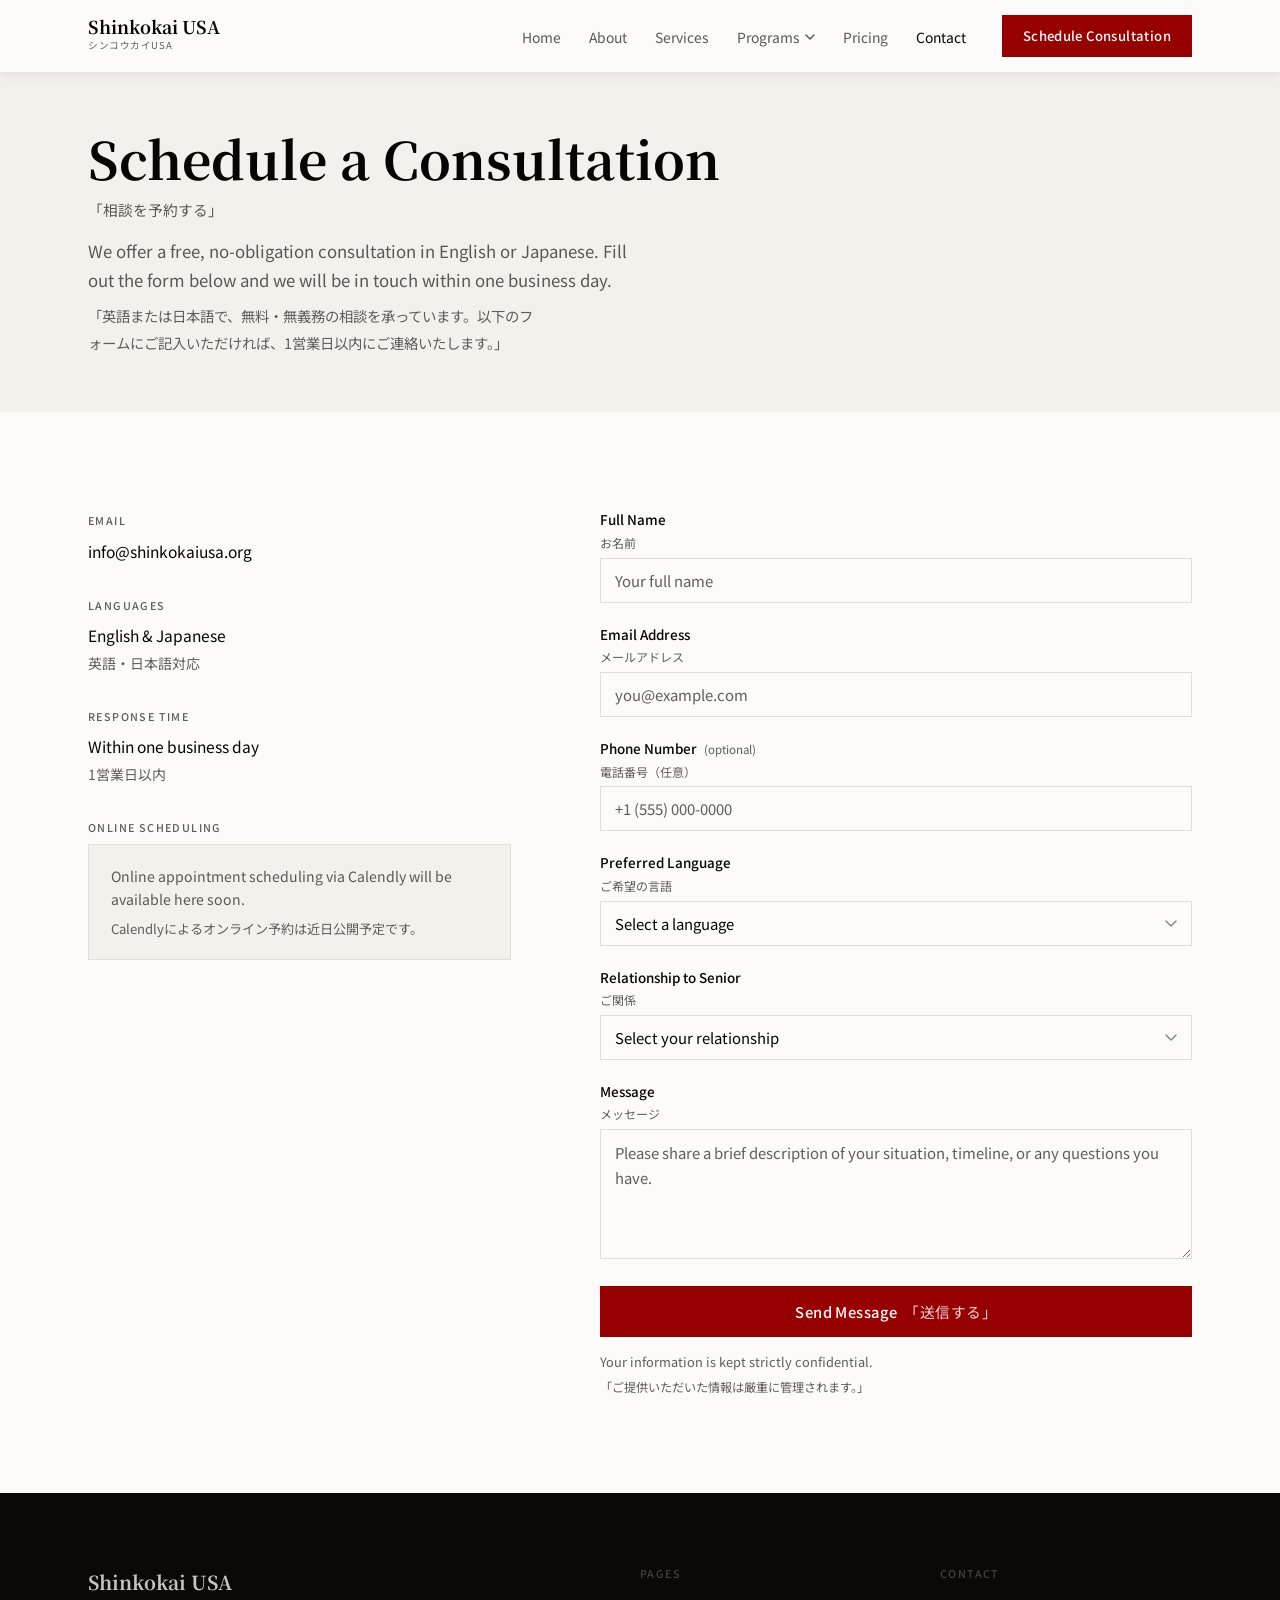
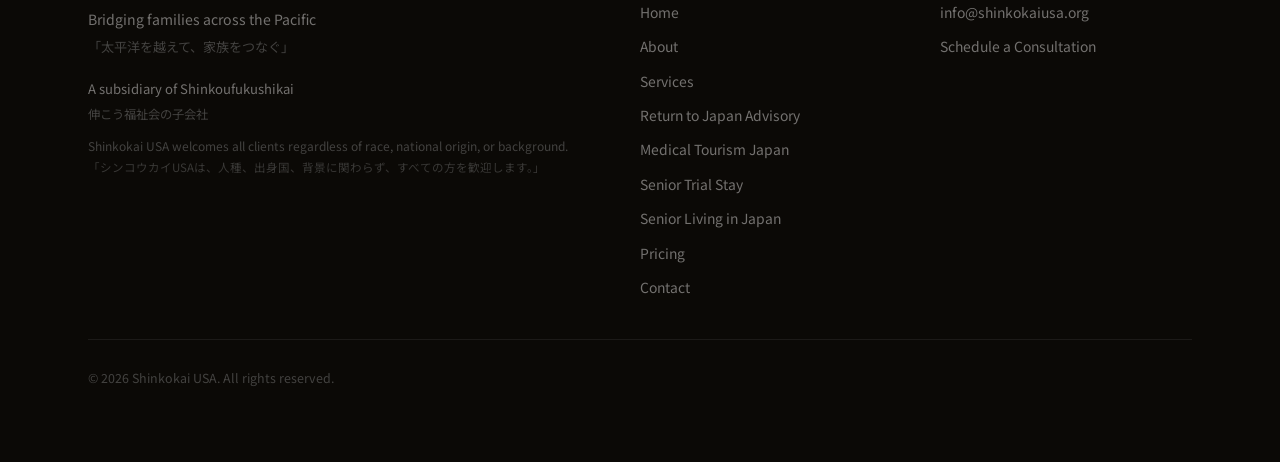
<file: contact.html>
<!DOCTYPE html>
<html lang="en">
<head>
  <meta charset="UTF-8">
  <meta name="viewport" content="width=device-width, initial-scale=1.0">
  <title>Schedule a Consultation | Shinkokai USA</title>
  <meta name="description" content="Schedule a free, no-obligation consultation with Shinkokai USA in English or Japanese. We'll respond within one business day.">
  <!-- Open Graph. og:image asset is PENDING: add images/og-image.png (see images/README.md).
       Switch og:image to an absolute URL once the shinkokaiusa.org domain is connected. -->
  <meta property="og:type" content="website">
  <meta property="og:title" content="Schedule a Consultation | Shinkokai USA">
  <meta property="og:description" content="Schedule a free, no-obligation consultation with Shinkokai USA in English or Japanese. We'll respond within one business day.">
  <meta property="og:locale" content="en_US">
  <meta property="og:locale:alternate" content="ja_JP">
  <meta property="og:image" content="images/og-image.png">
  <!-- Icons: assets PENDING (images/favicon.svg, images/apple-touch-icon.png). -->
  <link rel="icon" href="images/favicon.svg" type="image/svg+xml">
  <link rel="apple-touch-icon" href="images/apple-touch-icon.png">
  <link rel="preconnect" href="https://fonts.googleapis.com">
  <link rel="preconnect" href="https://fonts.gstatic.com" crossorigin>
  <link href="https://fonts.googleapis.com/css2?family=Noto+Sans+JP:wght@400;500;700&family=Noto+Serif+JP:wght@400;500;700&display=swap" rel="stylesheet">
  <link rel="stylesheet" href="css/style.css">
</head>
<body>
  <a class="skip-link" href="#main">Skip to main content <span lang="ja">（本文へ移動）</span></a>

  <!-- Navigation -->
  <header class="site-header has-bg" id="site-header" role="banner">
    <nav class="nav" aria-label="Main navigation">
      <div class="nav__inner container">
        <a href="index.html" class="nav__logo" aria-label="Shinkokai USA home">
          <span class="nav__logo-en">Shinkokai USA</span>
          <span class="nav__logo-ja" lang="ja">シンコウカイUSA</span>
        </a>
        <button
          class="nav__hamburger"
          id="nav-hamburger"
          aria-expanded="false"
          aria-controls="nav-menu"
          aria-label="Open navigation menu"
        >
          <span></span>
          <span></span>
          <span></span>
        </button>
        <div class="nav__menu" id="nav-menu">
          <ul class="nav__links" role="list">
            <li><a href="index.html">Home</a></li>
            <li><a href="about.html">About</a></li>
            <li><a href="services.html">Services</a></li>
            <li class="nav__item nav__item--has-dropdown">
              <button class="nav__dropdown-trigger" aria-expanded="false" aria-haspopup="true">
                Programs
                <svg class="nav__chevron" width="10" height="6" viewBox="0 0 10 6" aria-hidden="true" focusable="false"><polyline points="1,1 5,5 9,1" fill="none" stroke="currentColor" stroke-width="1.5" stroke-linecap="round" stroke-linejoin="round"/></svg>
              </button>
              <div class="nav__dropdown">
                <a href="return-to-japan.html">Return to Japan Advisory</a>
                <a href="medical-tourism.html">Medical Tourism Japan</a>
                <a href="trial-stay.html">Senior Trial Stay</a>
                <a href="senior-living.html">Senior Living in Japan</a>
              </div>
            </li>
            <li><a href="pricing.html">Pricing</a></li>
            <li><a href="contact.html">Contact</a></li>
          </ul>
          <a href="contact.html" class="btn btn--primary nav__cta">Schedule Consultation</a>
        </div>
        <div class="nav__backdrop" id="nav-backdrop" aria-hidden="true"></div>
      </div>
    </nav>
  </header>

  <main id="main" tabindex="-1">

    <!-- Page Banner -->
    <section class="page-banner reveal" aria-label="Schedule a consultation">
      <div class="container">
        <h1>Schedule a Consultation</h1>
        <p class="lang-ja" lang="ja">「相談を予約する」</p>
        <p class="page-banner__sub">We offer a free, no-obligation consultation in English or Japanese. Fill out the form below and we will be in touch within one business day.</p>
        <p class="page-banner__sub-ja" lang="ja">「英語または日本語で、無料・無義務の相談を承っています。以下のフォームにご記入いただければ、1営業日以内にご連絡いたします。」</p>
      </div>
    </section>

    <!-- Contact Section -->
    <section class="contact-main reveal" aria-label="Contact form and information">
      <div class="container">
        <div class="contact-main__inner">

          <!-- Left: Contact Info -->
          <aside class="contact-info" aria-label="Contact information">

            <div class="contact-info__item">
              <p class="contact-info__meta-label">Email</p>
              <a href="mailto:info@shinkokaiusa.org" class="contact-info__value">info@shinkokaiusa.org</a>
            </div>

            <div class="contact-info__item">
              <p class="contact-info__meta-label">Languages</p>
              <p class="contact-info__value">English &amp; Japanese<br><span lang="ja" style="font-size:0.9em;color:var(--text-muted);">英語・日本語対応</span></p>
            </div>

            <div class="contact-info__item">
              <p class="contact-info__meta-label">Response Time</p>
              <p class="contact-info__value">Within one business day<br><span lang="ja" style="font-size:0.9em;color:var(--text-muted);">1営業日以内</span></p>
            </div>

            <div class="contact-info__item">
              <p class="contact-info__meta-label">Online Scheduling</p>
              <div class="contact-info__note">
                <p>Online appointment scheduling via Calendly will be available here soon.</p>
                <p style="margin-top:6px;font-size:0.82rem;color:var(--text-muted);" lang="ja">Calendlyによるオンライン予約は近日公開予定です。</p>
              </div>
            </div>

          </aside>

          <!-- Right: Form -->
          <div>

            <div id="form-success" class="form-success" role="status" aria-live="polite" tabindex="-1">
              <h3>Thank you for reaching out.</h3>
              <p>We have received your message and will be in touch within one business day.</p>
              <p class="lang-ja" style="margin-top:8px;" lang="ja">「ご連絡ありがとうございます。1営業日以内にご返信いたします。」</p>
            </div>

            <div id="form-error" class="form-error-banner" role="alert" tabindex="-1" hidden>
              <p>Sorry, your message could not be sent. Please try again, or email us directly at <a href="mailto:info@shinkokaiusa.org">info@shinkokaiusa.org</a>.</p>
              <p class="form-error-banner__ja" lang="ja">「申し訳ございません。メッセージを送信できませんでした。もう一度お試しいただくか、<a href="mailto:info@shinkokaiusa.org">info@shinkokaiusa.org</a> まで直接メールでご連絡ください。」</p>
            </div>

            <!-- FORMSPREE PLACEHOLDER: replace YOUR_FORM_ID with the real Formspree
                 form ID before launch. Until then, submissions will fail and show the
                 error message above. (Also noted in js/main.js, initContactForm.) -->
            <form id="contact-form" action="https://formspree.io/f/YOUR_FORM_ID" method="post" novalidate aria-label="Consultation request form">

              <input type="hidden" name="_subject" value="New consultation request (shinkokaiusa.org)">
              <!-- Spam honeypot: hidden from people, ignored by Formspree if left empty. -->
              <div class="form-honeypot" aria-hidden="true">
                <label for="website">Leave this field empty</label>
                <input type="text" id="website" name="_gotcha" tabindex="-1" autocomplete="off">
              </div>

              <div class="form-group">
                <label class="form-label" for="name">Full Name</label>
                <span class="form-label-ja" lang="ja">お名前</span>
                <input
                  class="form-input"
                  type="text"
                  id="name"
                  name="name"
                  autocomplete="name"
                  required
                  aria-describedby="name-error"
                  placeholder="Your full name"
                >
                <p class="form-error" id="name-error" hidden></p>
              </div>

              <div class="form-group">
                <label class="form-label" for="email">Email Address</label>
                <span class="form-label-ja" lang="ja">メールアドレス</span>
                <input
                  class="form-input"
                  type="email"
                  id="email"
                  name="email"
                  autocomplete="email"
                  required
                  aria-describedby="email-error"
                  placeholder="you@example.com"
                >
                <p class="form-error" id="email-error" hidden></p>
              </div>

              <div class="form-group">
                <label class="form-label" for="phone">
                  Phone Number
                  <span class="form-optional">(optional)</span>
                </label>
                <span class="form-label-ja" lang="ja">電話番号（任意）</span>
                <input
                  class="form-input"
                  type="tel"
                  id="phone"
                  name="phone"
                  autocomplete="tel"
                  placeholder="+1 (555) 000-0000"
                >
              </div>

              <div class="form-group">
                <label class="form-label" for="language">Preferred Language</label>
                <span class="form-label-ja" lang="ja">ご希望の言語</span>
                <select class="form-select" id="language" name="language" required aria-describedby="language-error">
                  <option value="" disabled selected>Select a language</option>
                  <option value="en">English</option>
                  <option value="ja">日本語</option>
                  <option value="both">Both / どちらでも</option>
                </select>
                <p class="form-error" id="language-error" hidden></p>
              </div>

              <div class="form-group">
                <label class="form-label" for="relationship">Relationship to Senior</label>
                <span class="form-label-ja" lang="ja">ご関係</span>
                <select class="form-select" id="relationship" name="relationship" required aria-describedby="relationship-error">
                  <option value="" disabled selected>Select your relationship</option>
                  <option value="self">I am the senior</option>
                  <option value="child">Adult child</option>
                  <option value="family">Other family member</option>
                  <option value="other">Other</option>
                </select>
                <p class="form-error" id="relationship-error" hidden></p>
              </div>

              <div class="form-group">
                <label class="form-label" for="message">Message</label>
                <span class="form-label-ja" lang="ja">メッセージ</span>
                <textarea
                  class="form-textarea"
                  id="message"
                  name="message"
                  required
                  aria-describedby="message-error"
                  placeholder="Please share a brief description of your situation, timeline, or any questions you have."
                ></textarea>
                <p class="form-error" id="message-error" hidden></p>
              </div>

              <div class="form-submit-row">
                <button type="submit" class="btn btn--primary">
                  Send Message &nbsp;<span lang="ja" style="font-weight:400;opacity:0.85;">「送信する」</span>
                </button>
              </div>

              <p class="form-note">Your information is kept strictly confidential.</p>
              <p class="form-note-ja" lang="ja">「ご提供いただいた情報は厳重に管理されます。」</p>

            </form>
          </div>

        </div>
      </div>
    </section>

  </main>

  <!-- Footer -->
  <footer class="site-footer" role="contentinfo">
    <div class="container">
      <div class="footer__top">
        <div class="footer__brand-col">
          <p class="footer__brand-name">Shinkokai USA</p>
          <p class="footer__tagline">Bridging families across the Pacific</p>
          <p class="footer__tagline-ja" lang="ja">「太平洋を越えて、家族をつなぐ」</p>
          <p class="footer__partner">A subsidiary of Shinkoufukushikai</p>
          <p class="footer__partner-ja" lang="ja">伸こう福祉会の子会社</p>
          <p class="footer__nondiscrim">Shinkokai USA welcomes all clients regardless of race, national origin, or background.</p>
          <p class="footer__nondiscrim-ja" lang="ja">「シンコウカイUSAは、人種、出身国、背景に関わらず、すべての方を歓迎します。」</p>
        </div>
        <div>
          <p class="footer__col-title">Pages</p>
          <nav aria-label="Footer navigation">
            <div class="footer__nav-links">
              <a href="index.html">Home</a>
              <a href="about.html">About</a>
              <a href="services.html">Services</a>
              <a href="return-to-japan.html">Return to Japan Advisory</a>
              <a href="medical-tourism.html">Medical Tourism Japan</a>
              <a href="trial-stay.html">Senior Trial Stay</a>
              <a href="senior-living.html">Senior Living in Japan</a>
              <a href="pricing.html">Pricing</a>
              <a href="contact.html">Contact</a>
            </div>
          </nav>
        </div>
        <div>
          <p class="footer__col-title">Contact</p>
          <div class="footer__nav-links">
            <a href="mailto:info@shinkokaiusa.org">info@shinkokaiusa.org</a>
            <a href="contact.html">Schedule a Consultation</a>
          </div>
        </div>
      </div>
      <div class="footer__bottom">
        <p>&copy; 2026 Shinkokai USA. All rights reserved.</p>
      </div>
    </div>
  </footer>

  <script src="js/main.js"></script>
</body>
</html>
</file>
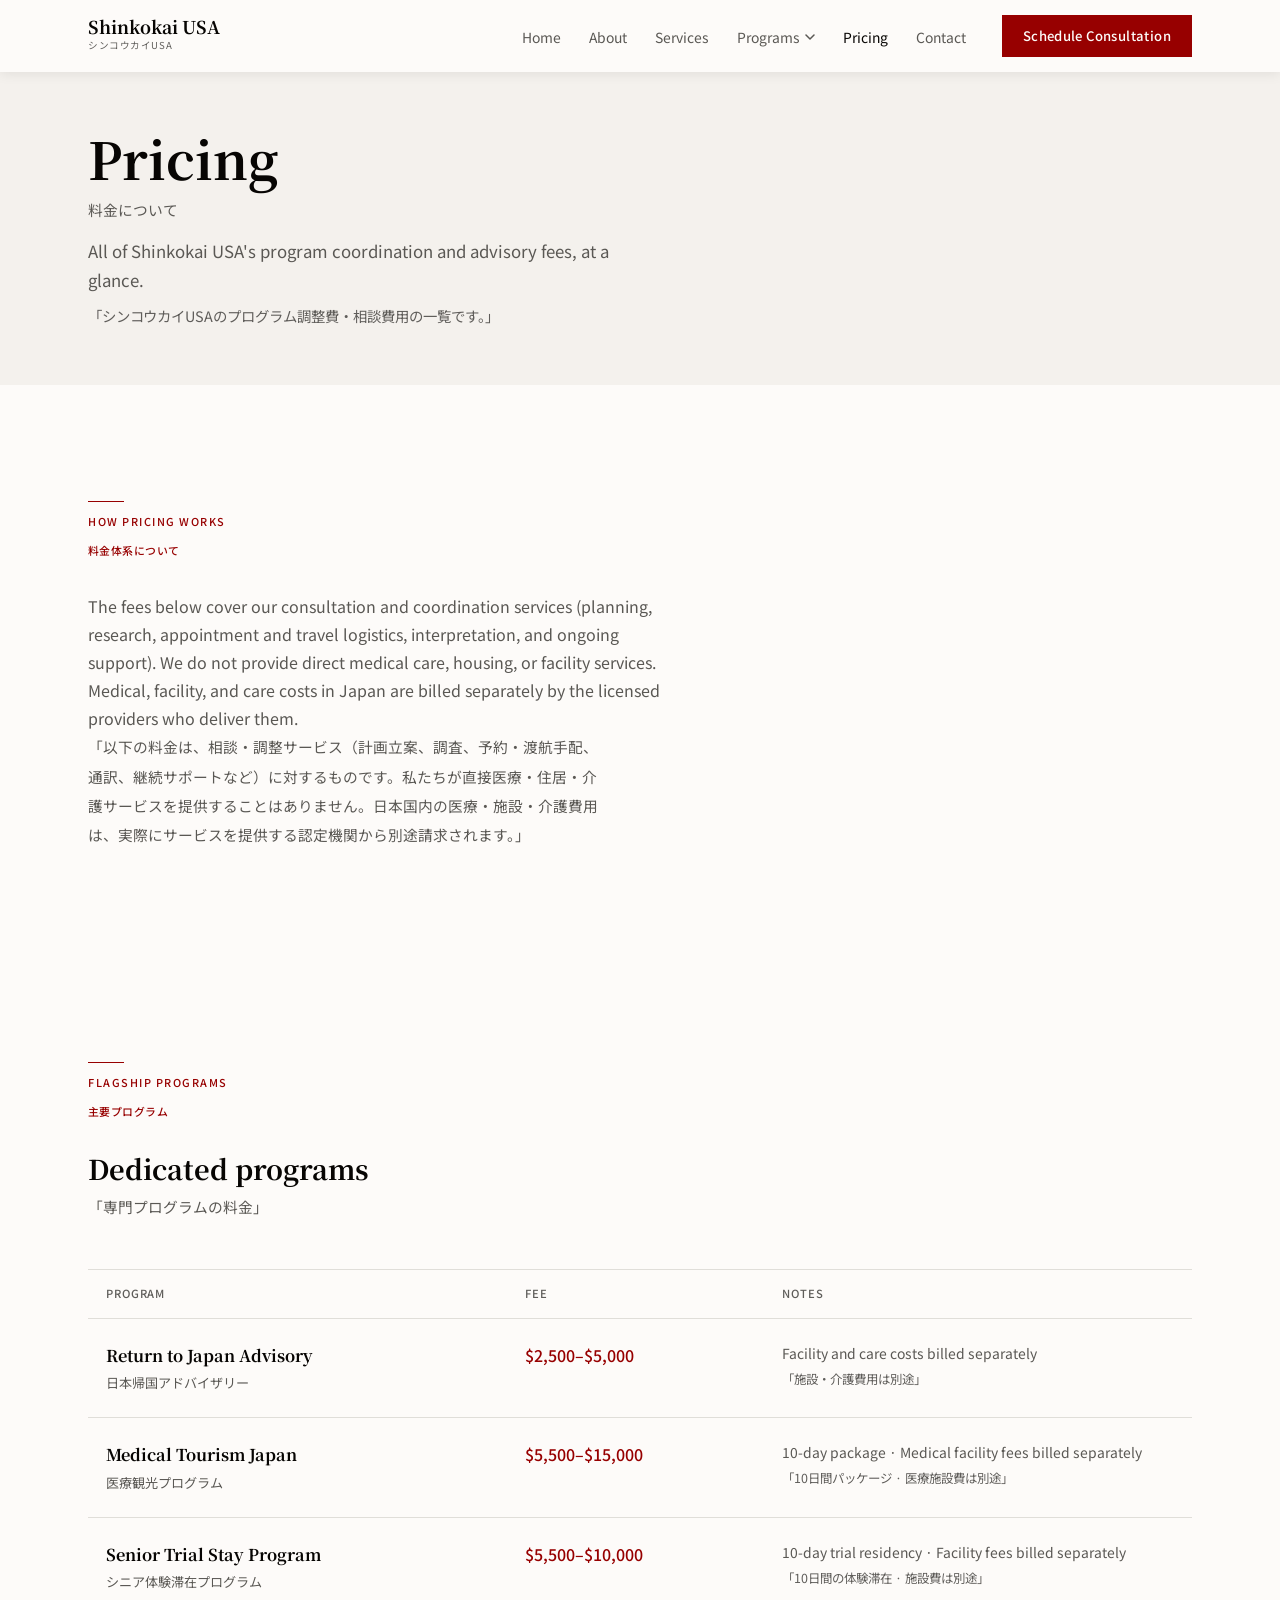
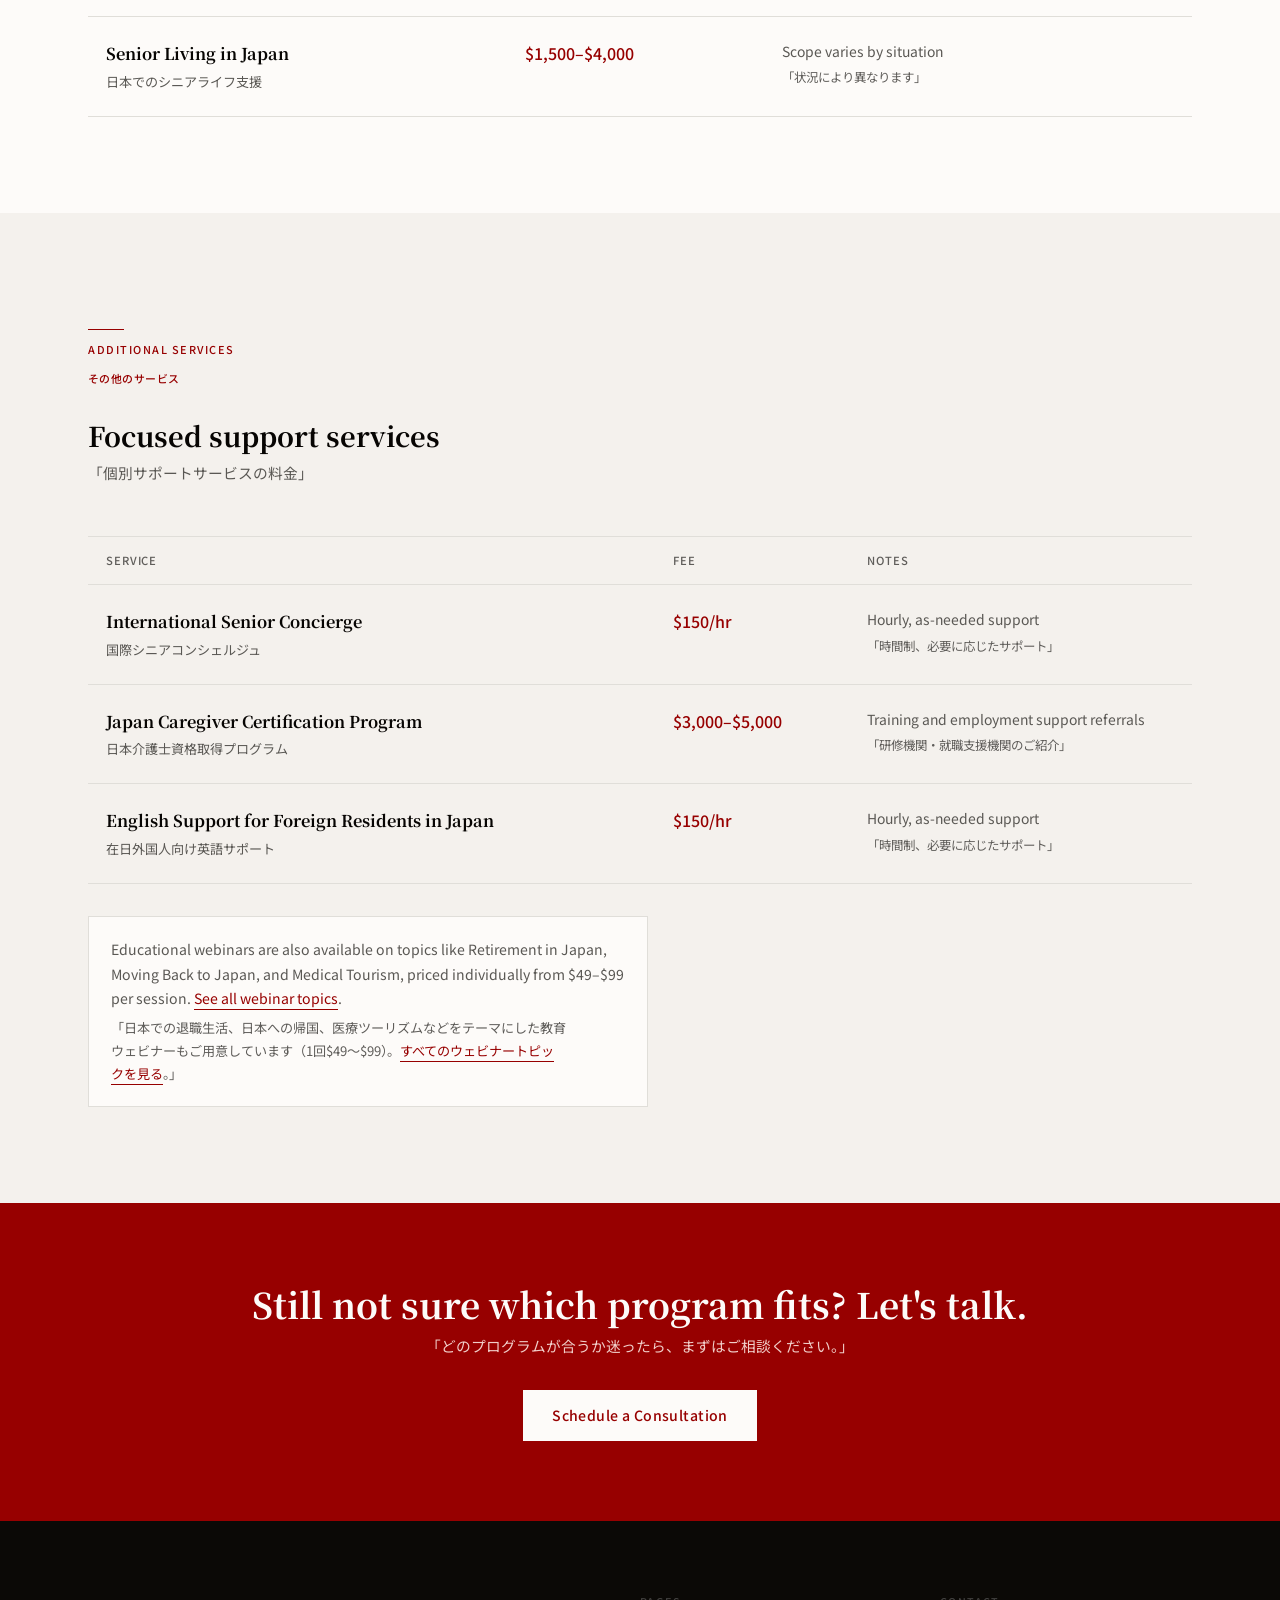
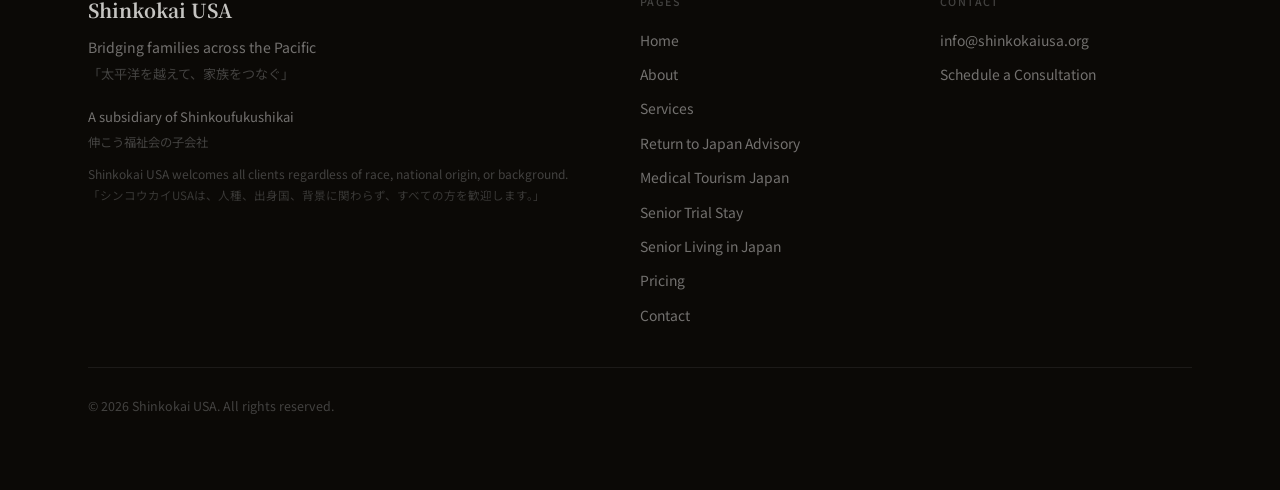
<file: pricing.html>
<!DOCTYPE html>
<html lang="en">
<head>
  <meta charset="UTF-8">
  <meta name="viewport" content="width=device-width, initial-scale=1.0">
  <title>Pricing | Shinkokai USA</title>
  <meta name="description" content="Shinkokai USA program coordination and advisory fees at a glance: Return to Japan Advisory, Medical Tourism Japan, Senior Trial Stay, Senior Living in Japan, and additional concierge, caregiver certification, and English support services.">
  <!-- Open Graph. og:image asset is PENDING: add images/og-image.png (see images/README.md).
       Switch og:image to an absolute URL once the shinkokaiusa.org domain is connected. -->
  <meta property="og:type" content="website">
  <meta property="og:title" content="Pricing | Shinkokai USA">
  <meta property="og:description" content="Shinkokai USA program coordination and advisory fees at a glance: Return to Japan Advisory, Medical Tourism Japan, Senior Trial Stay, Senior Living in Japan, and additional concierge, caregiver certification, and English support services.">
  <meta property="og:locale" content="en_US">
  <meta property="og:locale:alternate" content="ja_JP">
  <meta property="og:image" content="images/og-image.png">
  <!-- Icons: assets PENDING (images/favicon.svg, images/apple-touch-icon.png). -->
  <link rel="icon" href="images/favicon.svg" type="image/svg+xml">
  <link rel="apple-touch-icon" href="images/apple-touch-icon.png">
  <link rel="preconnect" href="https://fonts.googleapis.com">
  <link rel="preconnect" href="https://fonts.gstatic.com" crossorigin>
  <link href="https://fonts.googleapis.com/css2?family=Noto+Sans+JP:wght@400;500;700&family=Noto+Serif+JP:wght@400;500;700&display=swap" rel="stylesheet">
  <link rel="stylesheet" href="css/style.css">
</head>
<body>
  <a class="skip-link" href="#main">Skip to main content <span lang="ja">（本文へ移動）</span></a>

  <!-- Navigation -->
  <header class="site-header has-bg" id="site-header" role="banner">
    <nav class="nav" aria-label="Main navigation">
      <div class="nav__inner container">
        <a href="index.html" class="nav__logo" aria-label="Shinkokai USA home">
          <span class="nav__logo-en">Shinkokai USA</span>
          <span class="nav__logo-ja" lang="ja">シンコウカイUSA</span>
        </a>
        <button
          class="nav__hamburger"
          id="nav-hamburger"
          aria-expanded="false"
          aria-controls="nav-menu"
          aria-label="Open navigation menu"
        >
          <span></span>
          <span></span>
          <span></span>
        </button>
        <div class="nav__menu" id="nav-menu">
          <ul class="nav__links" role="list">
            <li><a href="index.html">Home</a></li>
            <li><a href="about.html">About</a></li>
            <li><a href="services.html">Services</a></li>
            <li class="nav__item nav__item--has-dropdown">
              <button class="nav__dropdown-trigger" aria-expanded="false" aria-haspopup="true">
                Programs
                <svg class="nav__chevron" width="10" height="6" viewBox="0 0 10 6" aria-hidden="true" focusable="false"><polyline points="1,1 5,5 9,1" fill="none" stroke="currentColor" stroke-width="1.5" stroke-linecap="round" stroke-linejoin="round"/></svg>
              </button>
              <div class="nav__dropdown">
                <a href="return-to-japan.html">Return to Japan Advisory</a>
                <a href="medical-tourism.html">Medical Tourism Japan</a>
                <a href="trial-stay.html">Senior Trial Stay</a>
                <a href="senior-living.html">Senior Living in Japan</a>
              </div>
            </li>
            <li><a href="pricing.html">Pricing</a></li>
            <li><a href="contact.html">Contact</a></li>
          </ul>
          <a href="contact.html" class="btn btn--primary nav__cta">Schedule Consultation</a>
        </div>
        <div class="nav__backdrop" id="nav-backdrop" aria-hidden="true"></div>
      </div>
    </nav>
  </header>

  <main id="main" tabindex="-1">

    <!-- Page Banner -->
    <section class="page-banner reveal" aria-label="Pricing">
      <div class="container">
        <h1>Pricing</h1>
        <p class="lang-ja" lang="ja">料金について</p>
        <p class="page-banner__sub">All of Shinkokai USA's program coordination and advisory fees, at a glance.</p>
        <p class="page-banner__sub-ja" lang="ja">「シンコウカイUSAのプログラム調整費・相談費用の一覧です。」</p>
      </div>
    </section>

    <!-- Intro -->
    <section class="pricing-intro reveal" aria-label="About our pricing">
      <div class="container">
        <div class="pricing-intro__body">
          <span class="label">HOW PRICING WORKS<br><span lang="ja" style="letter-spacing:0.04em;">料金体系について</span></span>
          <p>The fees below cover our consultation and coordination services (planning, research, appointment and travel logistics, interpretation, and ongoing support). We do not provide direct medical care, housing, or facility services. Medical, facility, and care costs in Japan are billed separately by the licensed providers who deliver them.</p>
          <p class="lang-ja" lang="ja">「以下の料金は、相談・調整サービス（計画立案、調査、予約・渡航手配、通訳、継続サポートなど）に対するものです。私たちが直接医療・住居・介護サービスを提供することはありません。日本国内の医療・施設・介護費用は、実際にサービスを提供する認定機関から別途請求されます。」</p>
        </div>
      </div>
    </section>

    <!-- Flagship Programs -->
    <section class="pricing-section" aria-label="Flagship program pricing">
      <div class="container">
        <div class="pricing-section__header reveal">
          <span class="label">FLAGSHIP PROGRAMS<br><span lang="ja" style="letter-spacing:0.04em;">主要プログラム</span></span>
          <h2>Dedicated programs</h2>
          <p class="lang-ja" lang="ja">「専門プログラムの料金」</p>
        </div>

        <div class="pricing-table-wrap reveal">
          <table class="pricing-table">
            <thead>
              <tr>
                <th scope="col">Program</th>
                <th scope="col">Fee</th>
                <th scope="col">Notes</th>
              </tr>
            </thead>
            <tbody>
              <tr>
                <td class="pricing-table__name">
                  <a href="return-to-japan.html">Return to Japan Advisory</a>
                  <span class="pricing-table__name-ja" lang="ja">日本帰国アドバイザリー</span>
                </td>
                <td class="pricing-table__fee">$2,500–$5,000</td>
                <td class="pricing-table__notes">
                  Facility and care costs billed separately
                  <span class="pricing-table__notes-ja" lang="ja">「施設・介護費用は別途」</span>
                </td>
              </tr>
              <tr>
                <td class="pricing-table__name">
                  <a href="medical-tourism.html">Medical Tourism Japan</a>
                  <span class="pricing-table__name-ja" lang="ja">医療観光プログラム</span>
                </td>
                <td class="pricing-table__fee">$5,500–$15,000</td>
                <td class="pricing-table__notes">
                  10-day package · Medical facility fees billed separately
                  <span class="pricing-table__notes-ja" lang="ja">「10日間パッケージ · 医療施設費は別途」</span>
                </td>
              </tr>
              <tr>
                <td class="pricing-table__name">
                  <a href="trial-stay.html">Senior Trial Stay Program</a>
                  <span class="pricing-table__name-ja" lang="ja">シニア体験滞在プログラム</span>
                </td>
                <td class="pricing-table__fee">$5,500–$10,000</td>
                <td class="pricing-table__notes">
                  10-day trial residency · Facility fees billed separately
                  <span class="pricing-table__notes-ja" lang="ja">「10日間の体験滞在 · 施設費は別途」</span>
                </td>
              </tr>
              <tr>
                <td class="pricing-table__name">
                  <a href="senior-living.html">Senior Living in Japan</a>
                  <span class="pricing-table__name-ja" lang="ja">日本でのシニアライフ支援</span>
                </td>
                <td class="pricing-table__fee">$1,500–$4,000</td>
                <td class="pricing-table__notes">
                  Scope varies by situation
                  <span class="pricing-table__notes-ja" lang="ja">「状況により異なります」</span>
                </td>
              </tr>
            </tbody>
          </table>
        </div>
      </div>
    </section>

    <!-- Additional Services -->
    <section class="pricing-section pricing-section--alt" aria-label="Additional service pricing">
      <div class="container">
        <div class="pricing-section__header reveal">
          <span class="label">ADDITIONAL SERVICES<br><span lang="ja" style="letter-spacing:0.04em;">その他のサービス</span></span>
          <h2>Focused support services</h2>
          <p class="lang-ja" lang="ja">「個別サポートサービスの料金」</p>
        </div>

        <div class="pricing-table-wrap reveal">
          <table class="pricing-table">
            <thead>
              <tr>
                <th scope="col">Service</th>
                <th scope="col">Fee</th>
                <th scope="col">Notes</th>
              </tr>
            </thead>
            <tbody>
              <tr>
                <td class="pricing-table__name">
                  <a href="services.html#concierge">International Senior Concierge</a>
                  <span class="pricing-table__name-ja" lang="ja">国際シニアコンシェルジュ</span>
                </td>
                <td class="pricing-table__fee">$150/hr</td>
                <td class="pricing-table__notes">
                  Hourly, as-needed support
                  <span class="pricing-table__notes-ja" lang="ja">「時間制、必要に応じたサポート」</span>
                </td>
              </tr>
              <tr>
                <td class="pricing-table__name">
                  <a href="services.html#caregiver-certification">Japan Caregiver Certification Program</a>
                  <span class="pricing-table__name-ja" lang="ja">日本介護士資格取得プログラム</span>
                </td>
                <td class="pricing-table__fee">$3,000–$5,000</td>
                <td class="pricing-table__notes">
                  Training and employment support referrals
                  <span class="pricing-table__notes-ja" lang="ja">「研修機関・就職支援機関のご紹介」</span>
                </td>
              </tr>
              <tr>
                <td class="pricing-table__name">
                  <a href="services.html#english-support">English Support for Foreign Residents in Japan</a>
                  <span class="pricing-table__name-ja" lang="ja">在日外国人向け英語サポート</span>
                </td>
                <td class="pricing-table__fee">$150/hr</td>
                <td class="pricing-table__notes">
                  Hourly, as-needed support
                  <span class="pricing-table__notes-ja" lang="ja">「時間制、必要に応じたサポート」</span>
                </td>
              </tr>
            </tbody>
          </table>
        </div>

        <div class="pricing-note reveal">
          <p>Educational webinars are also available on topics like Retirement in Japan, Moving Back to Japan, and Medical Tourism, priced individually from $49–$99 per session. <a href="services.html#webinars" style="color:var(--crimson);border-bottom:1px solid var(--crimson);padding-bottom:1px;">See all webinar topics</a>.</p>
          <p class="pricing-note-ja" lang="ja">「日本での退職生活、日本への帰国、医療ツーリズムなどをテーマにした教育ウェビナーもご用意しています（1回$49〜$99）。<a href="services.html#webinars" style="color:var(--crimson);border-bottom:1px solid currentColor;padding-bottom:1px;">すべてのウェビナートピックを見る</a>。」</p>
        </div>
      </div>
    </section>

    <!-- CTA Banner -->
    <section class="cta-banner reveal" aria-label="Schedule a consultation">
      <div class="container">
        <div class="cta-banner__inner">
          <h2>Still not sure which program fits? Let's talk.</h2>
          <p class="lang-ja" lang="ja">「どのプログラムが合うか迷ったら、まずはご相談ください。」</p>
          <a href="contact.html" class="btn btn--light">Schedule a Consultation</a>
        </div>
      </div>
    </section>

  </main>

  <!-- Footer -->
  <footer class="site-footer" role="contentinfo">
    <div class="container">
      <div class="footer__top">
        <div class="footer__brand-col">
          <p class="footer__brand-name">Shinkokai USA</p>
          <p class="footer__tagline">Bridging families across the Pacific</p>
          <p class="footer__tagline-ja" lang="ja">「太平洋を越えて、家族をつなぐ」</p>
          <p class="footer__partner">A subsidiary of Shinkoufukushikai</p>
          <p class="footer__partner-ja" lang="ja">伸こう福祉会の子会社</p>
          <p class="footer__nondiscrim">Shinkokai USA welcomes all clients regardless of race, national origin, or background.</p>
          <p class="footer__nondiscrim-ja" lang="ja">「シンコウカイUSAは、人種、出身国、背景に関わらず、すべての方を歓迎します。」</p>
        </div>
        <div>
          <p class="footer__col-title">Pages</p>
          <nav aria-label="Footer navigation">
            <div class="footer__nav-links">
              <a href="index.html">Home</a>
              <a href="about.html">About</a>
              <a href="services.html">Services</a>
              <a href="return-to-japan.html">Return to Japan Advisory</a>
              <a href="medical-tourism.html">Medical Tourism Japan</a>
              <a href="trial-stay.html">Senior Trial Stay</a>
              <a href="senior-living.html">Senior Living in Japan</a>
              <a href="pricing.html" aria-current="page">Pricing</a>
              <a href="contact.html">Contact</a>
            </div>
          </nav>
        </div>
        <div>
          <p class="footer__col-title">Contact</p>
          <div class="footer__nav-links">
            <a href="mailto:info@shinkokaiusa.org">info@shinkokaiusa.org</a>
            <a href="contact.html">Schedule a Consultation</a>
          </div>
        </div>
      </div>
      <div class="footer__bottom">
        <p>&copy; 2026 Shinkokai USA. All rights reserved.</p>
      </div>
    </div>
  </footer>

  <script src="js/main.js"></script>
</body>
</html>
</file>
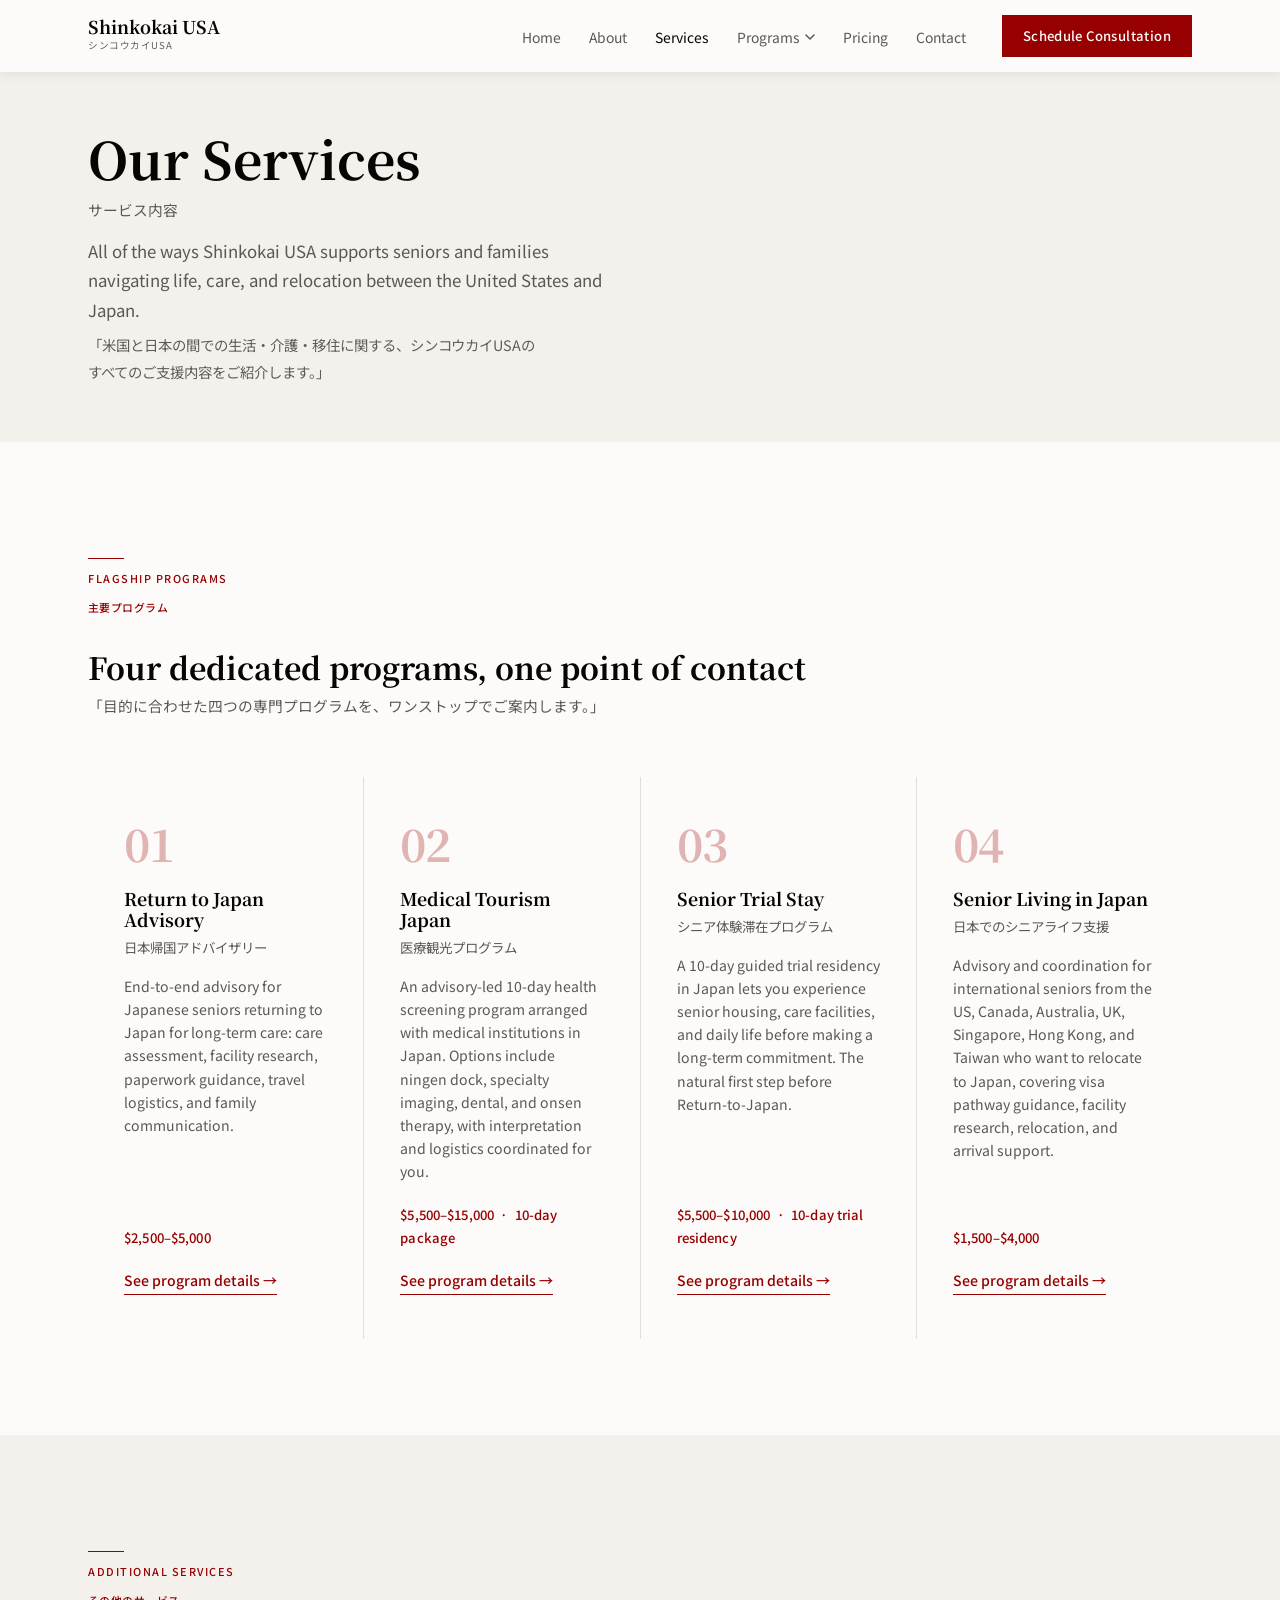
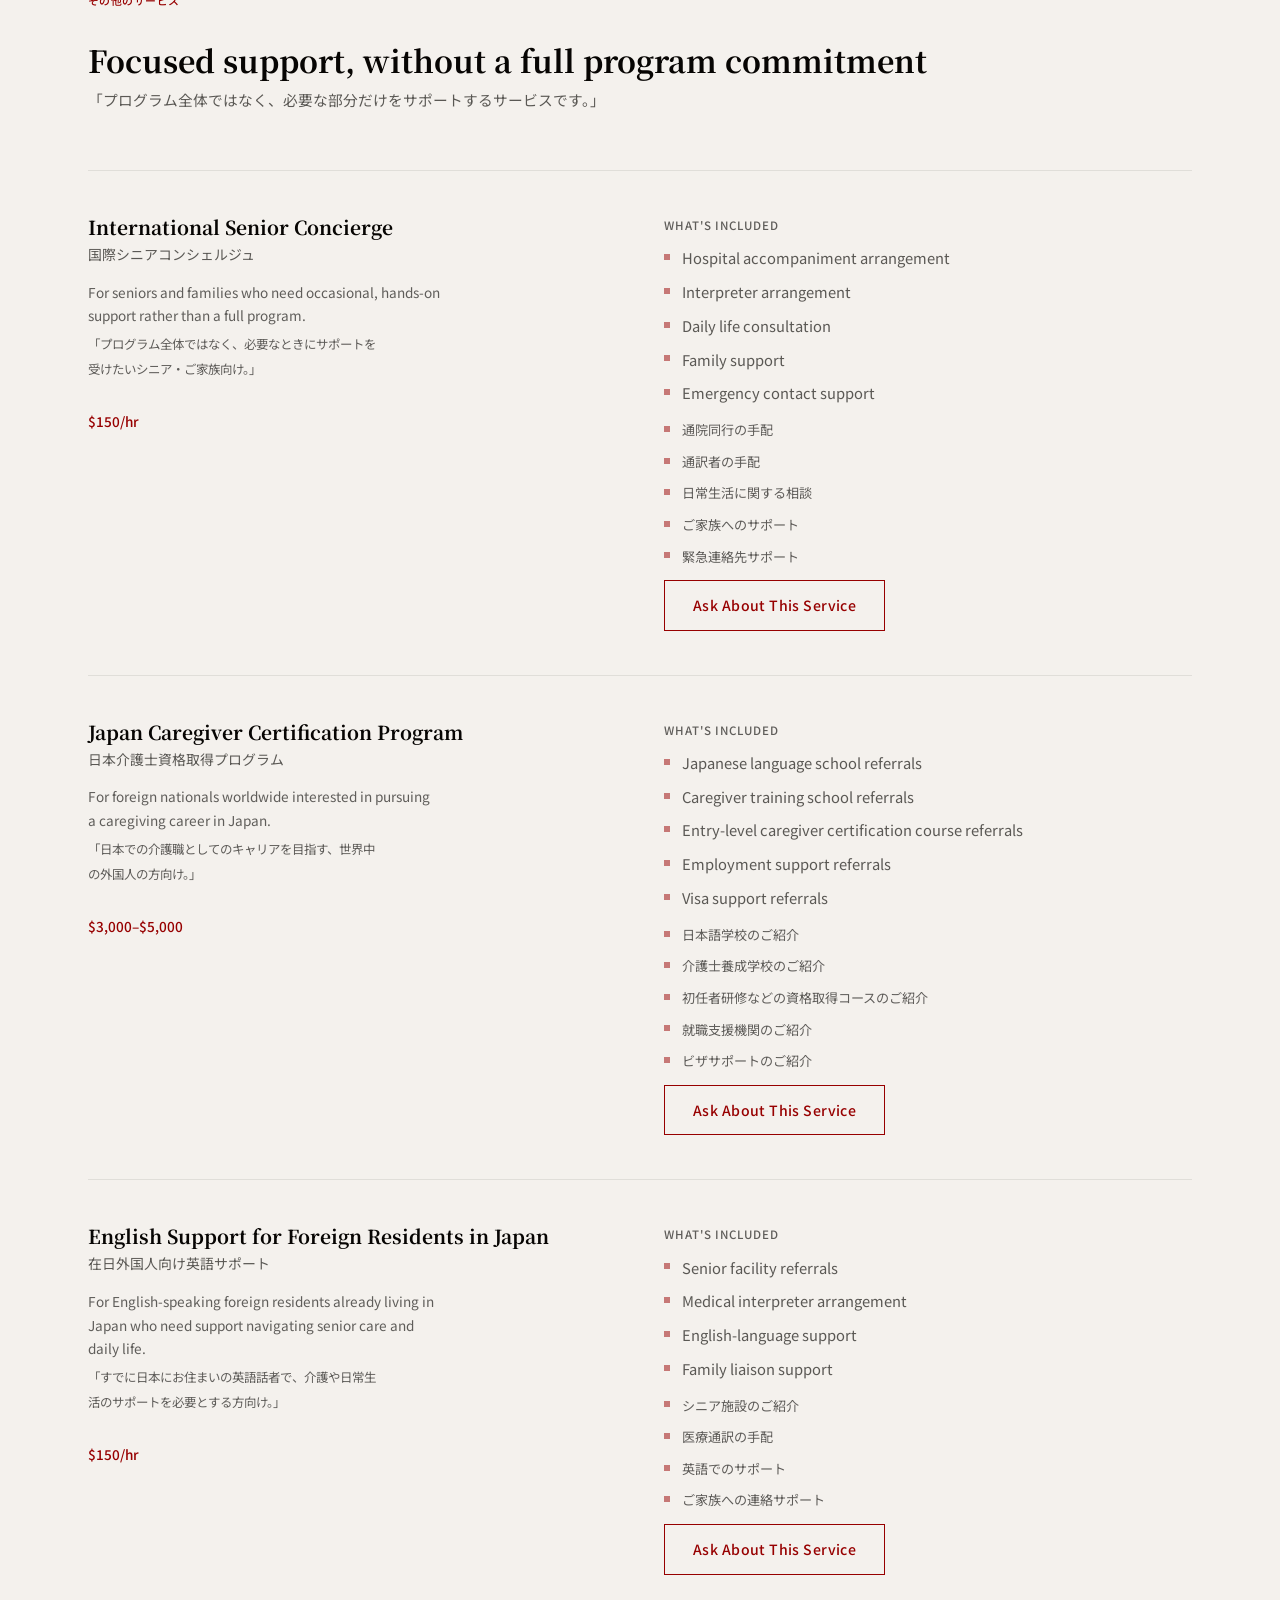
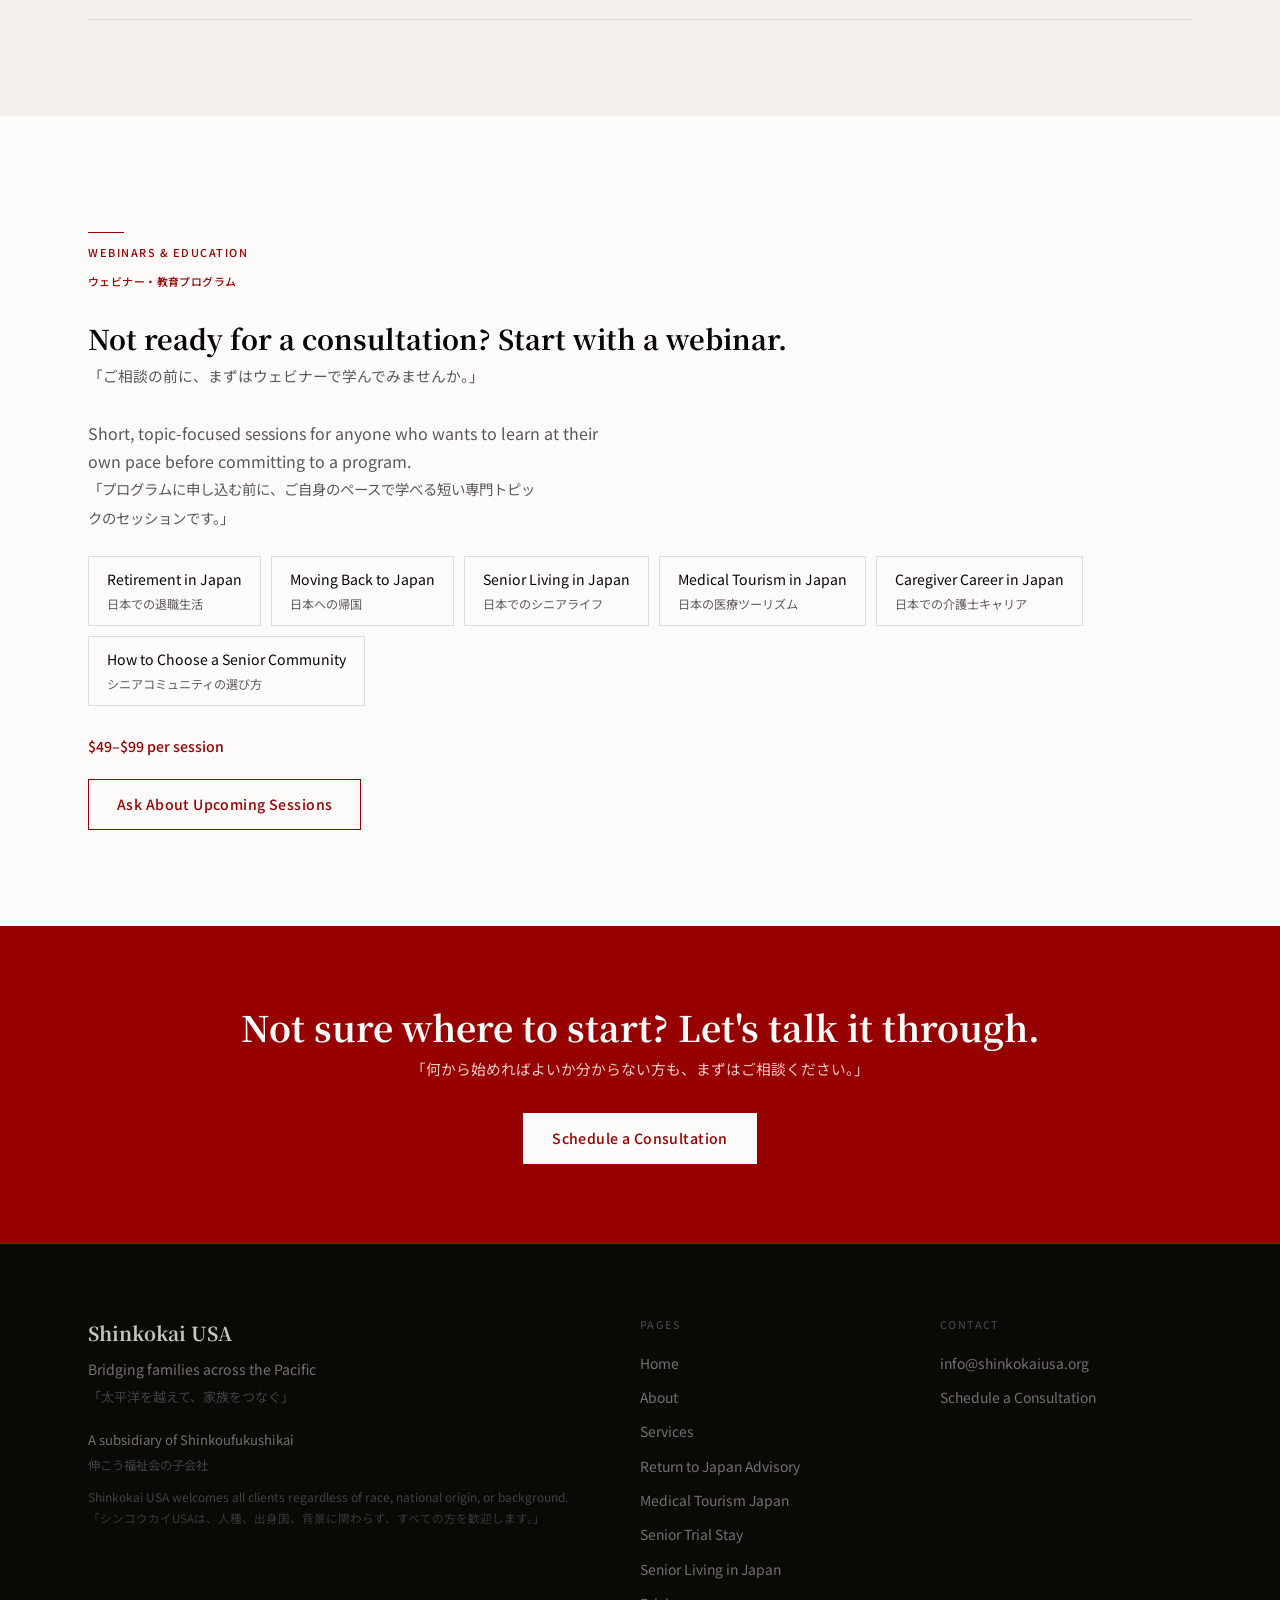
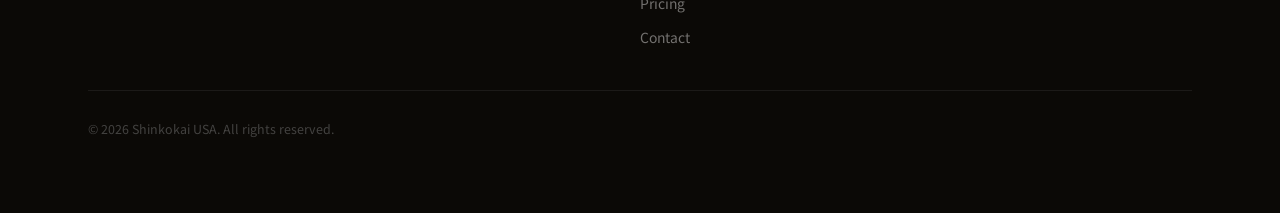
<file: services.html>
<!DOCTYPE html>
<html lang="en">
<head>
  <meta charset="UTF-8">
  <meta name="viewport" content="width=device-width, initial-scale=1.0">
  <title>Our Services | Shinkokai USA</title>
  <meta name="description" content="Explore all of Shinkokai USA's services and programs: Return to Japan Advisory, Medical Tourism Japan, Senior Trial Stay, Senior Living in Japan, and additional concierge, caregiver certification, and English support services.">
  <!-- Open Graph. og:image asset is PENDING: add images/og-image.png (see images/README.md).
       Switch og:image to an absolute URL once the shinkokaiusa.org domain is connected. -->
  <meta property="og:type" content="website">
  <meta property="og:title" content="Our Services | Shinkokai USA">
  <meta property="og:description" content="Explore all of Shinkokai USA's services and programs: Return to Japan Advisory, Medical Tourism Japan, Senior Trial Stay, Senior Living in Japan, and additional concierge, caregiver certification, and English support services.">
  <meta property="og:locale" content="en_US">
  <meta property="og:locale:alternate" content="ja_JP">
  <meta property="og:image" content="images/og-image.png">
  <!-- Icons: assets PENDING (images/favicon.svg, images/apple-touch-icon.png). -->
  <link rel="icon" href="images/favicon.svg" type="image/svg+xml">
  <link rel="apple-touch-icon" href="images/apple-touch-icon.png">
  <link rel="preconnect" href="https://fonts.googleapis.com">
  <link rel="preconnect" href="https://fonts.gstatic.com" crossorigin>
  <link href="https://fonts.googleapis.com/css2?family=Noto+Sans+JP:wght@400;500;700&family=Noto+Serif+JP:wght@400;500;700&display=swap" rel="stylesheet">
  <link rel="stylesheet" href="css/style.css">
</head>
<body>
  <a class="skip-link" href="#main">Skip to main content <span lang="ja">（本文へ移動）</span></a>

  <!-- Navigation -->
  <header class="site-header has-bg" id="site-header" role="banner">
    <nav class="nav" aria-label="Main navigation">
      <div class="nav__inner container">
        <a href="index.html" class="nav__logo" aria-label="Shinkokai USA home">
          <span class="nav__logo-en">Shinkokai USA</span>
          <span class="nav__logo-ja" lang="ja">シンコウカイUSA</span>
        </a>
        <button
          class="nav__hamburger"
          id="nav-hamburger"
          aria-expanded="false"
          aria-controls="nav-menu"
          aria-label="Open navigation menu"
        >
          <span></span>
          <span></span>
          <span></span>
        </button>
        <div class="nav__menu" id="nav-menu">
          <ul class="nav__links" role="list">
            <li><a href="index.html">Home</a></li>
            <li><a href="about.html">About</a></li>
            <li><a href="services.html">Services</a></li>
            <li class="nav__item nav__item--has-dropdown">
              <button class="nav__dropdown-trigger" aria-expanded="false" aria-haspopup="true">
                Programs
                <svg class="nav__chevron" width="10" height="6" viewBox="0 0 10 6" aria-hidden="true" focusable="false"><polyline points="1,1 5,5 9,1" fill="none" stroke="currentColor" stroke-width="1.5" stroke-linecap="round" stroke-linejoin="round"/></svg>
              </button>
              <div class="nav__dropdown">
                <a href="return-to-japan.html">Return to Japan Advisory</a>
                <a href="medical-tourism.html">Medical Tourism Japan</a>
                <a href="trial-stay.html">Senior Trial Stay</a>
                <a href="senior-living.html">Senior Living in Japan</a>
              </div>
            </li>
            <li><a href="pricing.html">Pricing</a></li>
            <li><a href="contact.html">Contact</a></li>
          </ul>
          <a href="contact.html" class="btn btn--primary nav__cta">Schedule Consultation</a>
        </div>
        <div class="nav__backdrop" id="nav-backdrop" aria-hidden="true"></div>
      </div>
    </nav>
  </header>

  <main id="main" tabindex="-1">

    <!-- Page Banner -->
    <section class="page-banner reveal" aria-label="Our Services">
      <div class="container">
        <h1>Our Services</h1>
        <p class="lang-ja" lang="ja">サービス内容</p>
        <p class="page-banner__sub">All of the ways Shinkokai USA supports seniors and families navigating life, care, and relocation between the United States and Japan.</p>
        <p class="page-banner__sub-ja" lang="ja">「米国と日本の間での生活・介護・移住に関する、シンコウカイUSAのすべてのご支援内容をご紹介します。」</p>
      </div>
    </section>

    <!-- Flagship Programs -->
    <section class="programs-preview reveal" aria-label="Flagship programs">
      <div class="container">
        <div class="programs-preview__header reveal">
          <span class="label">FLAGSHIP PROGRAMS<br><span lang="ja" style="letter-spacing:0.04em;">主要プログラム</span></span>
          <h2>Four dedicated programs, one point of contact</h2>
          <p class="lang-ja" lang="ja">「目的に合わせた四つの専門プログラムを、ワンストップでご案内します。」</p>
        </div>
        <div class="program-grid">

          <article class="program-card reveal">
            <p class="program-card__num" aria-hidden="true">01</p>
            <h3 class="program-card__title">Return to Japan Advisory</h3>
            <p class="program-card__title-ja lang-ja" lang="ja">日本帰国アドバイザリー</p>
            <p class="program-card__desc">End-to-end advisory for Japanese seniors returning to Japan for long-term care: care assessment, facility research, paperwork guidance, travel logistics, and family communication.</p>
            <p class="program-card__price">$2,500–$5,000</p>
            <a href="return-to-japan.html" class="program-card__link">See program details →</a>
          </article>

          <article class="program-card reveal reveal-d1">
            <p class="program-card__num" aria-hidden="true">02</p>
            <h3 class="program-card__title">Medical Tourism Japan</h3>
            <p class="program-card__title-ja lang-ja" lang="ja">医療観光プログラム</p>
            <p class="program-card__desc">An advisory-led 10-day health screening program arranged with medical institutions in Japan. Options include ningen dock, specialty imaging, dental, and onsen therapy, with interpretation and logistics coordinated for you.</p>
            <p class="program-card__price">$5,500–$15,000 &nbsp;·&nbsp; 10-day package</p>
            <a href="medical-tourism.html" class="program-card__link">See program details →</a>
          </article>

          <article class="program-card reveal reveal-d2">
            <p class="program-card__num" aria-hidden="true">03</p>
            <h3 class="program-card__title">Senior Trial Stay</h3>
            <p class="program-card__title-ja lang-ja" lang="ja">シニア体験滞在プログラム</p>
            <p class="program-card__desc">A 10-day guided trial residency in Japan lets you experience senior housing, care facilities, and daily life before making a long-term commitment. The natural first step before Return-to-Japan.</p>
            <p class="program-card__price">$5,500–$10,000 &nbsp;·&nbsp; 10-day trial residency</p>
            <a href="trial-stay.html" class="program-card__link">See program details →</a>
          </article>

          <article class="program-card reveal reveal-d3">
            <p class="program-card__num" aria-hidden="true">04</p>
            <h3 class="program-card__title">Senior Living in Japan</h3>
            <p class="program-card__title-ja lang-ja" lang="ja">日本でのシニアライフ支援</p>
            <p class="program-card__desc">Advisory and coordination for international seniors from the US, Canada, Australia, UK, Singapore, Hong Kong, and Taiwan who want to relocate to Japan, covering visa pathway guidance, facility research, relocation, and arrival support.</p>
            <p class="program-card__price">$1,500–$4,000</p>
            <a href="senior-living.html" class="program-card__link">See program details →</a>
          </article>

        </div>
      </div>
    </section>

    <!-- Additional Services -->
    <section class="other-services" aria-label="Additional services">
      <div class="container">
        <div class="other-services__header reveal">
          <span class="label">ADDITIONAL SERVICES<br><span lang="ja" style="letter-spacing:0.04em;">その他のサービス</span></span>
          <h2>Focused support, without a full program commitment</h2>
          <p class="lang-ja" lang="ja">「プログラム全体ではなく、必要な部分だけをサポートするサービスです。」</p>
        </div>

        <div class="other-service-list">

          <article class="other-service reveal" id="concierge">
            <div>
              <h3 class="other-service__title">International Senior Concierge</h3>
              <p class="other-service__title-ja" lang="ja">国際シニアコンシェルジュ</p>
              <p class="other-service__audience">For seniors and families who need occasional, hands-on support rather than a full program.</p>
              <p class="other-service__audience-ja lang-ja" lang="ja">「プログラム全体ではなく、必要なときにサポートを受けたいシニア・ご家族向け。」</p>
              <p class="other-service__price">$150/hr</p>
            </div>
            <div>
              <p class="other-service__list-label">What's included</p>
              <ul class="other-service__list">
                <li>Hospital accompaniment arrangement</li>
                <li>Interpreter arrangement</li>
                <li>Daily life consultation</li>
                <li>Family support</li>
                <li>Emergency contact support</li>
              </ul>
              <ul class="other-service__list other-service__list-ja lang-ja" lang="ja">
                <li>通院同行の手配</li>
                <li>通訳者の手配</li>
                <li>日常生活に関する相談</li>
                <li>ご家族へのサポート</li>
                <li>緊急連絡先サポート</li>
              </ul>
              <a href="contact.html" class="btn btn--outline">Ask About This Service</a>
            </div>
          </article>

          <article class="other-service reveal reveal-d1" id="caregiver-certification">
            <div>
              <h3 class="other-service__title">Japan Caregiver Certification Program</h3>
              <p class="other-service__title-ja" lang="ja">日本介護士資格取得プログラム</p>
              <p class="other-service__audience">For foreign nationals worldwide interested in pursuing a caregiving career in Japan.</p>
              <p class="other-service__audience-ja lang-ja" lang="ja">「日本での介護職としてのキャリアを目指す、世界中の外国人の方向け。」</p>
              <p class="other-service__price">$3,000–$5,000</p>
            </div>
            <div>
              <p class="other-service__list-label">What's included</p>
              <ul class="other-service__list">
                <li>Japanese language school referrals</li>
                <li>Caregiver training school referrals</li>
                <li>Entry-level caregiver certification course referrals</li>
                <li>Employment support referrals</li>
                <li>Visa support referrals</li>
              </ul>
              <ul class="other-service__list other-service__list-ja lang-ja" lang="ja">
                <li>日本語学校のご紹介</li>
                <li>介護士養成学校のご紹介</li>
                <li>初任者研修などの資格取得コースのご紹介</li>
                <li>就職支援機関のご紹介</li>
                <li>ビザサポートのご紹介</li>
              </ul>
              <a href="contact.html" class="btn btn--outline">Ask About This Service</a>
            </div>
          </article>

          <article class="other-service reveal reveal-d2" id="english-support">
            <div>
              <h3 class="other-service__title">English Support for Foreign Residents in Japan</h3>
              <p class="other-service__title-ja" lang="ja">在日外国人向け英語サポート</p>
              <p class="other-service__audience">For English-speaking foreign residents already living in Japan who need support navigating senior care and daily life.</p>
              <p class="other-service__audience-ja lang-ja" lang="ja">「すでに日本にお住まいの英語話者で、介護や日常生活のサポートを必要とする方向け。」</p>
              <p class="other-service__price">$150/hr</p>
            </div>
            <div>
              <p class="other-service__list-label">What's included</p>
              <ul class="other-service__list">
                <li>Senior facility referrals</li>
                <li>Medical interpreter arrangement</li>
                <li>English-language support</li>
                <li>Family liaison support</li>
              </ul>
              <ul class="other-service__list other-service__list-ja lang-ja" lang="ja">
                <li>シニア施設のご紹介</li>
                <li>医療通訳の手配</li>
                <li>英語でのサポート</li>
                <li>ご家族への連絡サポート</li>
              </ul>
              <a href="contact.html" class="btn btn--outline">Ask About This Service</a>
            </div>
          </article>

        </div>
      </div>
    </section>

    <!-- Webinars & Education -->
    <section class="webinars reveal" aria-label="Webinars and education" id="webinars">
      <div class="container">
        <div class="webinars__header reveal">
          <span class="label">WEBINARS &amp; EDUCATION<br><span lang="ja" style="letter-spacing:0.04em;">ウェビナー・教育プログラム</span></span>
          <h2>Not ready for a consultation? Start with a webinar.</h2>
          <p class="lang-ja" lang="ja">「ご相談の前に、まずはウェビナーで学んでみませんか。」</p>
        </div>
        <p class="webinars__intro">Short, topic-focused sessions for anyone who wants to learn at their own pace before committing to a program.</p>
        <p class="webinars__intro webinars__intro-ja lang-ja" lang="ja">「プログラムに申し込む前に、ご自身のペースで学べる短い専門トピックのセッションです。」</p>

        <ul class="webinars__topics" role="list">
          <li class="webinars__topic">Retirement in Japan<span class="webinars__topic-ja" lang="ja">日本での退職生活</span></li>
          <li class="webinars__topic">Moving Back to Japan<span class="webinars__topic-ja" lang="ja">日本への帰国</span></li>
          <li class="webinars__topic">Senior Living in Japan<span class="webinars__topic-ja" lang="ja">日本でのシニアライフ</span></li>
          <li class="webinars__topic">Medical Tourism in Japan<span class="webinars__topic-ja" lang="ja">日本の医療ツーリズム</span></li>
          <li class="webinars__topic">Caregiver Career in Japan<span class="webinars__topic-ja" lang="ja">日本での介護士キャリア</span></li>
          <li class="webinars__topic">How to Choose a Senior Community<span class="webinars__topic-ja" lang="ja">シニアコミュニティの選び方</span></li>
        </ul>

        <p class="webinars__price">$49–$99 per session</p>
        <a href="contact.html" class="btn btn--outline">Ask About Upcoming Sessions</a>
      </div>
    </section>

    <!-- CTA Banner -->
    <section class="cta-banner reveal" aria-label="Schedule a consultation">
      <div class="container">
        <div class="cta-banner__inner">
          <h2>Not sure where to start? Let's talk it through.</h2>
          <p class="lang-ja" lang="ja">「何から始めればよいか分からない方も、まずはご相談ください。」</p>
          <a href="contact.html" class="btn btn--light">Schedule a Consultation</a>
        </div>
      </div>
    </section>

  </main>

  <!-- Footer -->
  <footer class="site-footer" role="contentinfo">
    <div class="container">
      <div class="footer__top">
        <div class="footer__brand-col">
          <p class="footer__brand-name">Shinkokai USA</p>
          <p class="footer__tagline">Bridging families across the Pacific</p>
          <p class="footer__tagline-ja" lang="ja">「太平洋を越えて、家族をつなぐ」</p>
          <p class="footer__partner">A subsidiary of Shinkoufukushikai</p>
          <p class="footer__partner-ja" lang="ja">伸こう福祉会の子会社</p>
          <p class="footer__nondiscrim">Shinkokai USA welcomes all clients regardless of race, national origin, or background.</p>
          <p class="footer__nondiscrim-ja" lang="ja">「シンコウカイUSAは、人種、出身国、背景に関わらず、すべての方を歓迎します。」</p>
        </div>
        <div>
          <p class="footer__col-title">Pages</p>
          <nav aria-label="Footer navigation">
            <div class="footer__nav-links">
              <a href="index.html">Home</a>
              <a href="about.html">About</a>
              <a href="services.html" aria-current="page">Services</a>
              <a href="return-to-japan.html">Return to Japan Advisory</a>
              <a href="medical-tourism.html">Medical Tourism Japan</a>
              <a href="trial-stay.html">Senior Trial Stay</a>
              <a href="senior-living.html">Senior Living in Japan</a>
              <a href="pricing.html">Pricing</a>
              <a href="contact.html">Contact</a>
            </div>
          </nav>
        </div>
        <div>
          <p class="footer__col-title">Contact</p>
          <div class="footer__nav-links">
            <a href="mailto:info@shinkokaiusa.org">info@shinkokaiusa.org</a>
            <a href="contact.html">Schedule a Consultation</a>
          </div>
        </div>
      </div>
      <div class="footer__bottom">
        <p>&copy; 2026 Shinkokai USA. All rights reserved.</p>
      </div>
    </div>
  </footer>

  <script src="js/main.js"></script>
</body>
</html>
</file>
<file: css/style.css>
/* ================================================================
   Shinkokai USA — Shared Stylesheet
   ================================================================ */

/* === Design Tokens ======================================== */
:root {
  --crimson:       oklch(42% 0.18  29);
  --crimson-dark:  oklch(36% 0.17  29);
  --crimson-tint:  oklch(96% 0.025 29);

  --surface:       oklch(99% 0.004 80);
  --surface-alt:   oklch(96% 0.007 80);
  --border:        oklch(90% 0.007 80);

  --text:          oklch(12% 0.008 80);
  --text-mid:      oklch(46% 0.006 80);
  --text-muted:    oklch(48% 0.005 80);

  --footer-bg:     oklch(14% 0.008 80);
  --footer-text:   oklch(82% 0.004 80);
  --footer-mid:    oklch(55% 0.004 80);
  --footer-muted:  oklch(38% 0.004 80);
  --footer-border: oklch(22% 0.006 80);

  --font-serif: 'Noto Serif JP', 'Georgia', serif;
  --font-sans:  'Noto Sans JP', system-ui, sans-serif;

  --space-h:   clamp(20px, 4vw, 48px);
  --section-v: clamp(60px, 8vw, 96px);
  --max-w:     1200px;
  --nav-h:     72px;

  --ease: cubic-bezier(0.16, 1, 0.3, 1);
}

/* === Reset ================================================ */
*, *::before, *::after { box-sizing: border-box; margin: 0; padding: 0; }

html {
  font-size: 16px;
  scroll-behavior: smooth;
  -webkit-text-size-adjust: 100%;
}

body {
  font-family: var(--font-sans);
  font-size: 1rem;
  line-height: 1.75;
  color: var(--text);
  background: var(--surface);
}

img, picture { max-width: 100%; height: auto; display: block; }
ul, ol { list-style: none; }
a { color: inherit; text-decoration: none; }
button { font-family: inherit; cursor: pointer; background: none; border: none; padding: 0; }

/* === Accessibility ======================================= */
:focus-visible {
  outline: 2px solid var(--crimson);
  outline-offset: 3px;
}

/* Skip link: visually hidden until it receives keyboard focus */
.skip-link {
  position: absolute;
  top: 12px;
  left: 12px;
  z-index: 1000;
  padding: 10px 18px;
  background: var(--crimson);
  color: var(--surface);
  font-size: 0.88rem;
  font-weight: 500;
  transform: translateY(-200%);
}

.skip-link:focus,
.skip-link:focus-visible {
  transform: translateY(0);
  outline: 2px solid var(--text);
  outline-offset: 2px;
}

main:focus {
  outline: none;
}

/* === Layout ============================================== */
.container {
  max-width: var(--max-w);
  margin-inline: auto;
  padding-inline: var(--space-h);
}

/* === Typography ========================================== */
h1, h2, h3, h4 {
  font-family: var(--font-serif);
  line-height: 1.2;
  color: var(--text);
}

p { max-width: 65ch; }

.lang-ja {
  display: block;
  font-size: 0.92em;
  line-height: 2;
  color: var(--text-mid);
}

/* === Section Label ======================================= */
.label {
  display: inline-flex;
  flex-direction: column;
  gap: 10px;
  font-family: var(--font-sans);
  font-size: 0.68rem;
  font-weight: 500;
  letter-spacing: 0.14em;
  text-transform: uppercase;
  color: var(--crimson);
  margin-bottom: 32px;
}

.label::before {
  content: '';
  width: 36px;
  height: 1px;
  background: var(--crimson);
}

/* === Buttons ============================================= */
.btn {
  display: inline-block;
  padding: 12px 28px;
  font-family: var(--font-sans);
  font-size: 0.88rem;
  font-weight: 500;
  letter-spacing: 0.03em;
  border: 1.5px solid transparent;
  cursor: pointer;
  text-align: center;
  transition:
    background 150ms var(--ease),
    color 150ms var(--ease),
    border-color 150ms var(--ease);
}

.btn--primary {
  background: var(--crimson);
  color: var(--surface);
  border-color: var(--crimson);
}

.btn--primary:hover,
.btn--primary:focus-visible {
  background: var(--crimson-dark);
  border-color: var(--crimson-dark);
}

.btn--outline {
  background: transparent;
  color: var(--crimson);
  border-color: var(--crimson);
}

.btn--outline:hover,
.btn--outline:focus-visible {
  background: var(--crimson);
  color: var(--surface);
}

.btn--light {
  background: var(--surface);
  color: var(--crimson);
  border-color: var(--surface);
}

.btn--light:hover,
.btn--light:focus-visible {
  background: var(--crimson-tint);
  border-color: var(--crimson-tint);
  color: var(--crimson-dark);
}

/* === Navigation ========================================== */
.site-header {
  position: fixed;
  inset: 0 0 auto;
  z-index: 200;
  height: var(--nav-h);
  transition: background 300ms ease, box-shadow 300ms ease;
}

.site-header.has-bg {
  background: var(--surface);
  box-shadow: 0 2px 12px rgba(0, 0, 0, 0.08);
}

.nav {
  height: 100%;
}

.nav__inner {
  display: flex;
  align-items: center;
  justify-content: space-between;
  gap: 24px;
  height: 100%;
}

.nav__logo {
  display: flex;
  flex-direction: column;
  gap: 2px;
  flex-shrink: 0;
}

.nav__logo-en {
  font-family: var(--font-serif);
  font-size: 1.1rem;
  font-weight: 700;
  color: var(--text);
  line-height: 1;
}

.nav__logo-ja {
  font-size: 0.6rem;
  color: var(--text-muted);
  letter-spacing: 0.06em;
}

.nav__menu {
  display: flex;
  align-items: center;
  gap: 36px;
}

.nav__links {
  display: flex;
  gap: 28px;
}

.nav__links a {
  font-size: 0.87rem;
  font-weight: 400;
  color: var(--text-mid);
  transition: color 150ms var(--ease);
}

.nav__links a:hover,
.nav__links a[aria-current="page"] {
  color: var(--text);
}

/* Dropdown nav */
.nav__item {
  position: relative;
}

.nav__dropdown-trigger {
  display: inline-flex;
  align-items: center;
  gap: 5px;
  background: none;
  border: none;
  padding: 0;
  font-size: 0.87rem;
  font-weight: 400;
  color: var(--text-mid);
  cursor: pointer;
  transition: color 150ms var(--ease);
}

.nav__dropdown-trigger:hover,
.nav__item--active .nav__dropdown-trigger {
  color: var(--text);
}

.nav__chevron {
  flex-shrink: 0;
  transition: transform 200ms var(--ease);
}

.nav__item--open .nav__chevron {
  transform: rotate(180deg);
}

.nav__dropdown {
  position: absolute;
  top: calc(100% + 14px);
  left: -18px;
  min-width: 220px;
  background: var(--surface);
  border: 1px solid var(--border);
  box-shadow: 0 8px 24px rgba(0, 0, 0, 0.08);
  padding: 6px 0;
  opacity: 0;
  visibility: hidden;
  transform: translateY(-6px);
  transition: opacity 180ms var(--ease), transform 180ms var(--ease), visibility 0s 180ms;
  z-index: 200;
}

.nav__item--open .nav__dropdown {
  opacity: 1;
  visibility: visible;
  transform: translateY(0);
  transition: opacity 180ms var(--ease), transform 180ms var(--ease);
}

.nav__dropdown a {
  display: block;
  padding: 10px 18px;
  font-size: 0.88rem;
  color: var(--text);
  white-space: nowrap;
  transition: color 120ms var(--ease), background 120ms var(--ease);
}

.nav__dropdown a:hover,
.nav__dropdown a[aria-current="page"] {
  color: var(--crimson);
  background: var(--surface-alt);
}

.nav__cta {
  font-size: 0.82rem;
  padding: 9px 20px;
}

.nav__hamburger {
  display: none;
  flex-direction: column;
  justify-content: center;
  gap: 5px;
  width: 40px;
  height: 40px;
  z-index: 210;
}

.nav__hamburger span {
  display: block;
  width: 22px;
  height: 1.5px;
  background: var(--text);
  transition: transform 200ms var(--ease), opacity 150ms var(--ease);
  transform-origin: center;
}

.nav__hamburger[aria-expanded="true"] span:nth-child(1) {
  transform: translateY(6.5px) rotate(45deg);
}
.nav__hamburger[aria-expanded="true"] span:nth-child(2) {
  opacity: 0;
}
.nav__hamburger[aria-expanded="true"] span:nth-child(3) {
  transform: translateY(-6.5px) rotate(-45deg);
}

.nav__backdrop {
  display: none;
  position: fixed;
  inset: 0;
  background: oklch(0% 0 0 / 0.3);
  z-index: 190;
  cursor: pointer;
}

.nav__backdrop.open { display: block; }

/* === Page Banner (inner pages) =========================== */
.page-banner {
  padding-top: calc(var(--nav-h) + 56px);
  padding-bottom: 56px;
  background: var(--surface-alt);
}

.page-banner h1 {
  font-size: clamp(2rem, 4.5vw, 3.2rem);
  margin-bottom: 6px;
}

.page-banner__sub {
  margin-top: 12px;
  font-size: 1.05rem;
  color: var(--text-mid);
  max-width: 60ch;
}

.page-banner__sub-ja {
  font-size: 0.9rem;
  line-height: 1.9;
  color: var(--text-muted);
  margin-top: 6px;
  max-width: 56ch;
}

/* === 404 page ============================================ */
.not-found {
  min-height: 60vh;
  padding-bottom: clamp(64px, 9vw, 112px);
}

.not-found__links {
  display: flex;
  flex-wrap: wrap;
  gap: 12px;
  margin-top: 36px;
}

.not-found__ja {
  display: block;
  font-size: 0.75rem;
  font-weight: 400;
  opacity: 0.85;
  margin-top: 2px;
}

/* === Hero (home) ========================================= */
.hero {
  min-height: 90vh;
  display: grid;
  grid-template-columns: 1fr 1fr;
  background: var(--surface-alt);
  padding-top: var(--nav-h);
  overflow: hidden;
}

.hero__content {
  display: flex;
  align-items: center;
}

.hero__text {
  padding-block: clamp(56px, 8vw, 96px);
  max-width: 560px;
}

.hero__eyebrow {
  display: inline-flex;
  flex-direction: column;
  gap: 10px;
  font-family: var(--font-sans);
  font-size: 0.68rem;
  font-weight: 500;
  letter-spacing: 0.14em;
  text-transform: uppercase;
  color: var(--crimson);
  margin-bottom: 28px;
}

.hero__eyebrow::before {
  content: '';
  width: 36px;
  height: 1px;
  background: var(--crimson);
}

.hero__h1 {
  font-size: clamp(2.4rem, 4.8vw, 3.8rem);
  line-height: 1.12;
  margin-bottom: 6px;
}

.hero__h1-ja {
  font-family: var(--font-serif);
  font-size: clamp(1.1rem, 2.2vw, 1.45rem);
  font-weight: 500;
  color: var(--text-mid);
  line-height: 1.6;
  margin-bottom: 28px;
  max-width: none;
}

.hero__sub {
  font-size: clamp(0.95rem, 1.4vw, 1.05rem);
  color: var(--text-mid);
  max-width: 48ch;
  margin-bottom: 6px;
}

.hero__sub-ja {
  font-size: 0.87rem;
  line-height: 1.95;
  color: var(--text-muted);
  max-width: 44ch;
  margin-bottom: 36px;
}

/* Site motto / verse — placeholder, home hero only. See HTML comment
   above the markup in index.html before swapping the text. */
.site-motto {
  margin: 4px 0 32px;
  padding-left: 20px;
  border-left: 2px solid var(--crimson);
  max-width: 44ch;
}

.site-motto__en {
  font-family: var(--font-serif);
  font-style: italic;
  font-weight: 500;
  font-size: clamp(1.05rem, 1.8vw, 1.25rem);
  line-height: 1.5;
  color: var(--text);
  margin-bottom: 6px;
}

.site-motto__ja {
  font-family: var(--font-serif);
  font-style: italic;
  font-size: 0.92rem;
  line-height: 1.75;
  color: var(--text-mid);
  margin-bottom: 10px;
  max-width: none;
}

.site-motto__ref {
  display: block;
  font-family: var(--font-sans);
  font-style: normal;
  font-size: 0.7rem;
  font-weight: 500;
  letter-spacing: 0.1em;
  text-transform: uppercase;
  color: var(--crimson);
}

.hero__actions {
  display: flex;
  flex-direction: column;
  gap: 10px;
  align-items: flex-start;
}

.hero__cta-ja {
  font-size: 0.77rem;
  color: var(--text-muted);
}

.hero__image {
  position: relative;
  overflow: hidden;
  min-height: 400px;
}

.hero__image img {
  width: 100%;
  height: 100%;
  object-fit: cover;
}

/* === Home: About Brief =================================== */
.home-about {
  padding-block: var(--section-v);
}

.home-about__inner {
  display: grid;
  grid-template-columns: 180px 1fr;
  gap: clamp(32px, 6vw, 72px);
  align-items: center;
}

.home-about__body h2 {
  font-size: clamp(1.4rem, 2.5vw, 1.9rem);
  margin-bottom: 16px;
}

.home-about__body .lang-ja {
  margin-top: 6px;
  margin-bottom: 28px;
}

/* === Home: Services Preview ============================== */
.services-preview {
  padding-block: var(--section-v);
  background: var(--surface-alt);
}

.services-preview__header {
  margin-bottom: clamp(36px, 5vw, 56px);
}

.services-preview__header h2 {
  font-size: clamp(1.4rem, 2.5vw, 1.9rem);
  margin-bottom: 6px;
}

.service-grid {
  display: grid;
  grid-template-columns: repeat(3, 1fr);
  gap: 1px;
  background: var(--border);
}

.service-card {
  background: var(--surface-alt);
  padding: clamp(28px, 4vw, 44px) clamp(22px, 3vw, 36px);
}

.service-card__num {
  font-family: var(--font-serif);
  font-size: 2.8rem;
  font-weight: 700;
  color: var(--crimson);
  opacity: 0.28;
  line-height: 1;
  margin-bottom: 22px;
  letter-spacing: -0.02em;
}

.service-card__title {
  font-family: var(--font-serif);
  font-size: 1.1rem;
  font-weight: 700;
  margin-bottom: 4px;
}

.service-card__title-ja {
  font-size: 0.84rem;
  color: var(--text-mid);
  margin-bottom: 14px;
}

.service-card__desc {
  font-size: 0.88rem;
  color: var(--text-mid);
  max-width: 36ch;
  line-height: 1.65;
}

.services-cta-link {
  margin-top: clamp(36px, 5vw, 52px);
}

.services-cta-link a {
  font-size: 0.88rem;
  font-weight: 500;
  color: var(--crimson);
  border-bottom: 1px solid var(--crimson);
  padding-bottom: 2px;
  transition: opacity 150ms var(--ease);
}

.services-cta-link a:hover {
  opacity: 0.7;
}

/* === CTA Banner ========================================== */
.cta-banner {
  padding-block: clamp(56px, 7vw, 80px);
  background: var(--crimson);
}

.cta-banner__inner {
  display: flex;
  flex-direction: column;
  align-items: center;
  text-align: center;
  gap: 6px;
}

.cta-banner h2 {
  color: var(--surface);
  font-size: clamp(1.5rem, 3vw, 2.2rem);
}

.cta-banner .lang-ja {
  color: oklch(88% 0.04 29);
  margin-bottom: 24px;
}

/* === About Page ========================================== */
.about-section {
  padding-block: var(--section-v);
}

.about-section__inner {
  display: grid;
  grid-template-columns: 200px 1fr;
  gap: clamp(32px, 5vw, 64px);
  align-items: start;
}

.about-section__body p {
  font-size: 1.02rem;
  margin-bottom: 16px;
  max-width: 62ch;
}

.about-section__body p + .lang-ja {
  margin-top: -4px;
  margin-bottom: 16px;
}

.about-section__image {
  margin-top: 32px;
  overflow: hidden;
}

.about-section__image img {
  width: 100%;
  height: 280px;
  object-fit: cover;
}

.partner-placeholder {
  display: inline-flex;
  align-items: center;
  justify-content: center;
  padding: 16px 28px;
  border: 1px solid var(--border);
  background: var(--surface-alt);
  color: var(--text-muted);
  font-size: 0.8rem;
  margin-top: 24px;
  min-width: 200px;
}

/* === Services Page ======================================= */
.services-intro {
  padding-block: var(--section-v);
}

.services-intro__inner {
  display: grid;
  grid-template-columns: 1fr 1fr;
  gap: clamp(40px, 6vw, 80px);
  align-items: center;
}

.services-intro__body p {
  font-size: 1.08rem;
  color: var(--text-mid);
  max-width: 50ch;
  margin-bottom: 10px;
}

.services-crosslink {
  font-size: 0.88rem;
  color: var(--text-mid);
  margin-top: 16px;
  max-width: 52ch;
}

.services-crosslink a {
  color: var(--crimson);
  border-bottom: 1px solid var(--crimson);
  padding-bottom: 1px;
  transition: opacity 150ms var(--ease);
}

.services-crosslink a:hover { opacity: 0.7; }

.services-intro__image {
  overflow: hidden;
}

.services-intro__image img {
  width: 100%;
  height: 320px;
  object-fit: cover;
}

.services-steps {
  padding-block: var(--section-v);
  background: var(--surface-alt);
}

.services-steps__header {
  margin-bottom: clamp(40px, 5vw, 56px);
}

.services-steps__header h2 {
  font-size: clamp(1.4rem, 2.5vw, 1.9rem);
  margin-bottom: 6px;
}

.step-list {
  border-top: 1px solid var(--border);
}

.step {
  display: grid;
  grid-template-columns: 96px 1fr;
  gap: 32px;
  padding-block: 48px;
  border-bottom: 1px solid var(--border);
}

.step__num {
  font-family: var(--font-serif);
  font-size: 2.8rem;
  font-weight: 700;
  color: var(--crimson);
  opacity: 0.3;
  line-height: 1;
  padding-top: 4px;
  letter-spacing: -0.02em;
}

.step__title {
  font-size: clamp(1.05rem, 2vw, 1.3rem);
  margin-bottom: 4px;
}

.step__title-ja {
  font-size: 0.87rem;
  color: var(--text-mid);
  margin-bottom: 16px;
}

.step__desc {
  font-size: 0.95rem;
  color: var(--text-mid);
  max-width: 60ch;
  margin-bottom: 8px;
}

.step__desc-ja {
  font-size: 0.87rem;
  line-height: 1.95;
  color: var(--text-mid);
  max-width: 56ch;
}

/* === Contact Page ======================================== */
.contact-main {
  padding-block: var(--section-v);
}

.contact-main__inner {
  display: grid;
  grid-template-columns: 5fr 7fr;
  gap: clamp(48px, 7vw, 96px);
  align-items: start;
}

.contact-info {
  padding-top: 4px;
}

.contact-info__item {
  margin-bottom: 32px;
}

.contact-info__meta-label {
  font-size: 0.67rem;
  font-weight: 500;
  letter-spacing: 0.13em;
  text-transform: uppercase;
  color: var(--text-muted);
  margin-bottom: 6px;
}

.contact-info__value {
  font-size: 0.97rem;
  color: var(--text);
  max-width: none;
}

.contact-info__note {
  padding: 20px 22px;
  background: var(--surface-alt);
  border: 1px solid var(--border);
  font-size: 0.88rem;
  color: var(--text-mid);
  line-height: 1.65;
}

.contact-info__note p {
  max-width: none;
}

/* Contact form */
.form-group {
  margin-bottom: 20px;
}

.form-label {
  display: block;
  font-size: 0.84rem;
  font-weight: 500;
  color: var(--text);
  margin-bottom: 3px;
}

.form-label-ja {
  display: block;
  font-size: 0.75rem;
  color: var(--text-muted);
  margin-bottom: 6px;
  line-height: 1.4;
}

.form-optional {
  font-size: 0.72rem;
  color: var(--text-muted);
  font-weight: 400;
  margin-left: 4px;
}

.form-input,
.form-select,
.form-textarea {
  width: 100%;
  padding: 11px 14px;
  font-family: var(--font-sans);
  font-size: 0.93rem;
  color: var(--text);
  background: var(--surface);
  border: 1px solid var(--border);
  border-radius: 0;
  outline: none;
  transition: border-color 150ms var(--ease);
  -webkit-appearance: none;
  appearance: none;
}

.form-input::placeholder,
.form-textarea::placeholder {
  color: var(--text-muted);
}

.form-input:focus,
.form-select:focus,
.form-textarea:focus {
  border-color: var(--crimson);
}

.form-select {
  background-image: url("data:image/svg+xml,%3Csvg xmlns='http://www.w3.org/2000/svg' width='12' height='7' viewBox='0 0 12 7'%3E%3Cpolyline points='1,1 6,6 11,1' fill='none' stroke='%23888' stroke-width='1.5' stroke-linecap='round' stroke-linejoin='round'/%3E%3C/svg%3E");
  background-repeat: no-repeat;
  background-position: right 14px center;
  padding-right: 40px;
  cursor: pointer;
}

.form-textarea {
  min-height: 130px;
  resize: vertical;
  line-height: 1.65;
}

.form-submit-row {
  margin-top: 8px;
}

.form-submit-row .btn {
  width: 100%;
  padding: 14px;
  font-size: 0.92rem;
}

.form-note {
  margin-top: 14px;
  font-size: 0.8rem;
  color: var(--text-muted);
  max-width: none;
}

.form-note-ja {
  font-size: 0.76rem;
  color: var(--text-muted);
  line-height: 1.7;
  margin-top: 3px;
}

.form-success {
  display: none;
  padding: 32px 28px;
  background: var(--crimson-tint);
  border: 1px solid oklch(87% 0.06 29);
  text-align: center;
}

.form-success.visible {
  display: block;
}

.form-success h3 {
  font-size: 1.1rem;
  color: var(--crimson);
  margin-bottom: 10px;
}

.form-success p {
  font-size: 0.9rem;
  color: var(--text-mid);
  max-width: 44ch;
  margin-inline: auto;
}

.form-success:focus,
.form-error-banner:focus {
  outline: none;
}

/* Inline field errors (bilingual, filled in by js/main.js) */
.form-error {
  margin-top: 6px;
  font-size: 0.8rem;
  line-height: 1.5;
  color: var(--crimson);
  max-width: none;
}

.form-error__ja {
  display: block;
  font-size: 0.75rem;
  margin-top: 2px;
}

.form-input[aria-invalid="true"],
.form-select[aria-invalid="true"],
.form-textarea[aria-invalid="true"] {
  border-color: var(--crimson);
  box-shadow: inset 0 0 0 1px var(--crimson);
}

/* Shown when the submission itself fails */
.form-error-banner {
  margin-bottom: 24px;
  padding: 18px 20px;
  background: var(--crimson-tint);
  border: 1px solid oklch(87% 0.06 29);
  font-size: 0.88rem;
  color: var(--text);
}

.form-error-banner p {
  max-width: none;
}

.form-error-banner__ja {
  margin-top: 6px;
  font-size: 0.8rem;
  line-height: 1.8;
  color: var(--text-mid);
}

.form-error-banner a {
  color: var(--crimson);
  border-bottom: 1px solid currentColor;
}

.form-submit-row .btn:disabled {
  opacity: 0.65;
  cursor: wait;
}

.form-honeypot {
  position: absolute;
  left: -9999px;
  width: 1px;
  height: 1px;
  overflow: hidden;
}

/* === Footer ============================================== */
.site-footer {
  background: var(--footer-bg);
  padding-block: clamp(48px, 6vw, 72px);
}

.footer__top {
  display: grid;
  grid-template-columns: 2fr 1fr 1fr;
  gap: 48px;
  padding-bottom: 40px;
  border-bottom: 1px solid var(--footer-border);
  margin-bottom: 28px;
}

.footer__brand-name {
  font-family: var(--font-serif);
  font-size: 1.2rem;
  font-weight: 700;
  color: var(--footer-text);
  margin-bottom: 8px;
  max-width: none;
}

.footer__tagline {
  font-size: 0.88rem;
  color: var(--footer-mid);
  max-width: 36ch;
}

.footer__tagline-ja {
  font-size: 0.82rem;
  color: var(--footer-muted);
  margin-top: 4px;
  max-width: none;
}

.footer__partner {
  font-size: 0.82rem;
  color: var(--footer-mid);
  margin-top: 20px;
  max-width: none;
}

.footer__partner-ja {
  font-size: 0.77rem;
  color: var(--footer-muted);
  margin-top: 3px;
  max-width: none;
}

.footer__col-title {
  font-size: 0.67rem;
  font-weight: 500;
  letter-spacing: 0.13em;
  text-transform: uppercase;
  color: var(--footer-muted);
  margin-bottom: 16px;
  max-width: none;
}

.footer__nav-links {
  display: flex;
  flex-direction: column;
  gap: 10px;
}

.footer__nav-links a {
  font-size: 0.87rem;
  color: var(--footer-mid);
  transition: color 150ms var(--ease);
  display: block;
}

.footer__nav-links a:hover {
  color: var(--footer-text);
}

.footer__nondiscrim {
  font-size: 0.75rem;
  color: var(--footer-muted);
  margin-top: 10px;
  max-width: none;
  line-height: 1.6;
}

.footer__nondiscrim-ja {
  font-size: 0.72rem;
  color: oklch(34% 0.004 80);
  margin-top: 3px;
  max-width: none;
  line-height: 1.6;
}

.footer__bottom {
  font-size: 0.78rem;
  color: var(--footer-muted);
}

.footer__bottom p { max-width: none; }

/* === Page Banner: Pricing note =========================== */
.page-banner__price {
  font-size: 0.88rem;
  font-weight: 500;
  color: var(--crimson);
  margin-top: 16px;
  max-width: 60ch;
}

.page-banner__price-ja {
  font-size: 0.8rem;
  color: var(--text-muted);
  margin-top: 4px;
  max-width: 56ch;
}

/* === Programs Preview (Home) ============================= */
.programs-preview {
  padding-block: var(--section-v);
}

.programs-preview__header {
  margin-bottom: clamp(36px, 5vw, 56px);
}

.programs-preview__header h2 {
  font-size: clamp(1.4rem, 2.5vw, 1.9rem);
  margin-bottom: 6px;
}

.program-grid {
  display: grid;
  grid-template-columns: repeat(auto-fill, minmax(260px, 1fr));
  gap: 1px;
  background: var(--border);
}

.program-card {
  background: var(--surface);
  padding: clamp(28px, 4vw, 44px) clamp(22px, 3vw, 36px);
  display: flex;
  flex-direction: column;
}

.program-card__num {
  font-family: var(--font-serif);
  font-size: 2.8rem;
  font-weight: 700;
  color: var(--crimson);
  opacity: 0.28;
  line-height: 1;
  margin-bottom: 22px;
  letter-spacing: -0.02em;
}

.program-card__title {
  font-family: var(--font-serif);
  font-size: 1.1rem;
  font-weight: 700;
  margin-bottom: 4px;
}

.program-card__title-ja {
  font-size: 0.84rem;
  color: var(--text-mid);
  margin-bottom: 14px;
}

.program-card__desc {
  font-size: 0.88rem;
  color: var(--text-mid);
  line-height: 1.65;
  margin-bottom: 20px;
  flex: 1;
}

.program-card__price {
  font-size: 0.82rem;
  font-weight: 500;
  color: var(--crimson);
  margin-bottom: 18px;
  letter-spacing: 0.01em;
}

.program-card__link {
  font-size: 0.88rem;
  font-weight: 500;
  color: var(--crimson);
  border-bottom: 1px solid var(--crimson);
  padding-bottom: 2px;
  align-self: flex-start;
  transition: opacity 150ms var(--ease);
}

.program-card__link:hover { opacity: 0.7; }

/* === Other Services (services hub page) ================== */
.other-services {
  padding-block: var(--section-v);
  background: var(--surface-alt);
}

.other-services__header {
  margin-bottom: clamp(36px, 5vw, 56px);
}

.other-services__header h2 {
  font-size: clamp(1.4rem, 2.5vw, 1.9rem);
  margin-bottom: 6px;
}

.other-service-list {
  border-top: 1px solid var(--border);
}

.other-service {
  display: grid;
  grid-template-columns: 1fr 1fr;
  gap: clamp(28px, 5vw, 48px);
  padding-block: 44px;
  border-bottom: 1px solid var(--border);
  scroll-margin-top: calc(var(--nav-h) + 24px);
}

.other-service__title {
  font-family: var(--font-serif);
  font-size: 1.2rem;
  font-weight: 700;
  margin-bottom: 4px;
}

.other-service__title-ja {
  font-size: 0.87rem;
  color: var(--text-mid);
  margin-bottom: 14px;
}

.other-service__audience {
  font-size: 0.85rem;
  color: var(--text-muted);
  margin-bottom: 4px;
  max-width: 44ch;
}

.other-service__audience-ja {
  font-size: 0.78rem;
  color: var(--text-muted);
  margin-bottom: 14px;
  max-width: 42ch;
}

.other-service__price {
  display: inline-block;
  font-size: 0.85rem;
  font-weight: 500;
  color: var(--crimson);
  margin-top: 14px;
}

.other-service__list-label {
  font-size: 0.72rem;
  font-weight: 500;
  letter-spacing: 0.08em;
  text-transform: uppercase;
  color: var(--text-muted);
  margin-bottom: 10px;
}

.other-service__list {
  margin-bottom: 12px;
}

.other-service__list li {
  position: relative;
  padding-left: 18px;
  font-size: 0.92rem;
  color: var(--text-mid);
  margin-bottom: 8px;
}

.other-service__list li::before {
  content: '';
  position: absolute;
  left: 0;
  top: 0.6em;
  width: 6px;
  height: 6px;
  background: var(--crimson);
  opacity: 0.5;
}

.other-service__list-ja li {
  font-size: 0.82rem;
  color: var(--text-muted);
  line-height: 1.8;
}

/* === Pricing Page ========================================= */
.pricing-intro {
  padding-block: var(--section-v);
}

.pricing-intro__body p {
  color: var(--text-mid);
}

.pricing-section {
  padding-block: var(--section-v);
}

.pricing-section--alt {
  background: var(--surface-alt);
}

.pricing-section__header {
  margin-bottom: clamp(32px, 4vw, 48px);
}

.pricing-section__header h2 {
  font-size: clamp(1.3rem, 2.3vw, 1.7rem);
  margin-bottom: 6px;
}

.pricing-table-wrap {
  overflow-x: auto;
}

.pricing-table {
  width: 100%;
  min-width: 560px;
  border-collapse: collapse;
  border-top: 1px solid var(--border);
}

.pricing-table th {
  text-align: left;
  font-size: 0.7rem;
  font-weight: 500;
  letter-spacing: 0.08em;
  text-transform: uppercase;
  color: var(--text-muted);
  padding: 14px 18px;
  border-bottom: 1px solid var(--border);
  white-space: nowrap;
}

.pricing-table td {
  padding: 22px 18px;
  border-bottom: 1px solid var(--border);
  vertical-align: top;
}

.pricing-table__name a {
  font-family: var(--font-serif);
  font-weight: 700;
  font-size: 1.02rem;
  color: var(--text);
  border-bottom: 1px solid transparent;
  transition: color 150ms var(--ease), border-color 150ms var(--ease);
}

.pricing-table__name a:hover {
  color: var(--crimson);
  border-bottom-color: var(--crimson);
}

.pricing-table__name-static {
  font-family: var(--font-serif);
  font-weight: 700;
  font-size: 1.02rem;
  color: var(--text);
}

.pricing-table__name-ja {
  display: block;
  font-size: 0.82rem;
  color: var(--text-mid);
  margin-top: 3px;
}

.pricing-table__fee {
  font-weight: 500;
  color: var(--crimson);
  white-space: nowrap;
}

.pricing-table__notes {
  font-size: 0.87rem;
  color: var(--text-mid);
  max-width: 32ch;
}

.pricing-table__notes-ja {
  display: block;
  font-size: 0.78rem;
  color: var(--text-muted);
  margin-top: 4px;
  line-height: 1.7;
}

.pricing-note {
  margin-top: clamp(24px, 3vw, 32px);
  padding: 20px 22px;
  background: var(--surface);
  border: 1px solid var(--border);
  font-size: 0.88rem;
  color: var(--text-mid);
  max-width: 70ch;
}

.pricing-note-ja {
  margin-top: 6px;
  font-size: 0.82rem;
  color: var(--text-muted);
}

/* Below ~640px, the pricing table becomes a stacked card list instead
   of a horizontally-scrolling table. Same markup, same order (name,
   fee, notes) — just re-laid-out. Uses the gap+background hairline
   technique already used by .program-grid / .other-service-list. */
@media (max-width: 640px) {
  .pricing-table-wrap {
    overflow-x: visible;
  }

  .pricing-table {
    min-width: 0;
    border-top: none;
  }

  .pricing-table thead {
    display: none;
  }

  .pricing-table,
  .pricing-table tbody {
    display: block;
    width: 100%;
  }

  .pricing-table tbody {
    display: flex;
    flex-direction: column;
    gap: 1px;
    background: var(--border);
  }

  .pricing-table tr {
    display: block;
    background: var(--surface);
    padding: clamp(20px, 5vw, 28px) clamp(18px, 4vw, 24px);
  }

  .pricing-table td {
    display: block;
    padding: 0;
    border-bottom: none;
  }

  .pricing-table__name {
    margin-bottom: 14px;
  }

  .pricing-table__fee {
    display: block;
    font-size: 1.15rem;
    margin-bottom: 10px;
  }

  .pricing-table__notes {
    max-width: none;
  }
}

/* === Webinars & Education (compact) ======================= */
.webinars {
  padding-block: var(--section-v);
  scroll-margin-top: calc(var(--nav-h) + 24px);
}

.webinars__header {
  margin-bottom: clamp(20px, 3vw, 28px);
}

.webinars__header h2 {
  font-size: clamp(1.3rem, 2.3vw, 1.7rem);
  margin-bottom: 6px;
}

.webinars__intro {
  color: var(--text-mid);
  max-width: 60ch;
}

.webinars__intro-ja {
  font-size: 0.9rem;
  max-width: 56ch;
}

.webinars__topics {
  display: flex;
  flex-wrap: wrap;
  gap: 10px;
  margin: 24px 0 28px;
}

.webinars__topic {
  border: 1px solid var(--border);
  padding: 10px 18px;
  font-size: 0.88rem;
  color: var(--text);
}

.webinars__topic-ja {
  display: block;
  font-size: 0.76rem;
  color: var(--text-muted);
  margin-top: 2px;
}

.webinars__price {
  font-size: 0.88rem;
  font-weight: 500;
  color: var(--crimson);
  margin-bottom: 20px;
}

/* === Scroll Reveal ======================================= */
.reveal {
  opacity: 0;
  transform: translateY(24px);
}

.reveal.in-view {
  opacity: 1;
  transform: translateY(0);
}

@media (prefers-reduced-motion: no-preference) {
  .reveal {
    transition: opacity 0.6s ease-out, transform 0.6s ease-out;
  }

  .reveal-d1 { transition-delay: 0.1s; }
  .reveal-d2 { transition-delay: 0.2s; }
  .reveal-d3 { transition-delay: 0.3s; }
}

/* === Hero Load Animation ================================= */
.hero-load {
  opacity: 0;
  transform: translateY(20px);
}

.hero-load.in {
  opacity: 1;
  transform: translateY(0);
}

@media (prefers-reduced-motion: no-preference) {
  .hero-load {
    transition: opacity 0.6s ease-out, transform 0.6s ease-out;
  }
}

/* === Responsive ========================================== */
@media (max-width: 960px) {
  .hero {
    grid-template-columns: 1fr;
    min-height: auto;
  }

  .hero__image {
    height: 300px;
    order: -1;
    min-height: auto;
  }

  .hero__text {
    padding-block: 48px 64px;
    max-width: 100%;
  }

  .home-about__inner {
    grid-template-columns: 1fr;
    gap: 32px;
  }

  .service-grid {
    grid-template-columns: 1fr;
  }

  .other-service {
    grid-template-columns: 1fr;
    gap: 20px;
  }

  .about-section__inner {
    grid-template-columns: 1fr;
    gap: 20px;
  }

  .services-intro__inner {
    grid-template-columns: 1fr;
  }

  .contact-main__inner {
    grid-template-columns: 1fr;
  }

  .footer__top {
    grid-template-columns: 1fr 1fr;
    row-gap: 32px;
  }

  .footer__brand-col {
    grid-column: 1 / -1;
  }
}

@media (max-width: 768px) {
  .nav__hamburger {
    display: flex;
  }

  .nav__menu {
    position: fixed;
    top: 0;
    right: -100%;
    width: min(300px, 88vw);
    height: 100dvh;
    background: var(--surface);
    flex-direction: column;
    justify-content: center;
    align-items: flex-start;
    padding: 80px 40px 40px;
    box-shadow: -8px 0 32px oklch(0% 0 0 / 0.08);
    transition: right 260ms var(--ease);
    gap: 40px;
    z-index: 200;
  }

  .nav__menu.open {
    right: 0;
  }

  .nav__links {
    flex-direction: column;
    gap: 18px;
  }

  .nav__links a {
    font-size: 1.1rem;
    color: var(--text);
  }

  .nav__dropdown-trigger {
    width: 100%;
    font-size: 1.1rem;
    color: var(--text);
    justify-content: space-between;
  }

  .nav__dropdown {
    position: static;
    opacity: 1;
    visibility: hidden;
    transform: none;
    box-shadow: none;
    border: none;
    border-left: 2px solid var(--border);
    padding: 4px 0 4px 12px;
    margin-top: 4px;
    max-height: 0;
    overflow: hidden;
    transition: max-height 250ms var(--ease);
  }

  .nav__item--open .nav__dropdown {
    visibility: visible;
    max-height: 300px;
  }

  .nav__dropdown a {
    padding: 8px 0;
    font-size: 1rem;
    white-space: normal;
    background: none;
  }

  .nav__cta {
    font-size: 0.9rem;
    padding: 12px 24px;
  }

  .step {
    grid-template-columns: 64px 1fr;
    gap: 20px;
    padding-block: 36px;
  }

  .step__num {
    font-size: 2rem;
  }

  .footer__top {
    grid-template-columns: 1fr;
    gap: 28px;
  }

  .footer__brand-col {
    grid-column: auto;
  }
}

@media (max-width: 480px) {
  .step {
    grid-template-columns: 1fr;
    gap: 10px;
    padding-block: 32px;
  }

  .step__num {
    font-size: 1.6rem;
  }

  .cta-banner__inner {
    align-items: flex-start;
    text-align: left;
  }

  .hero__actions .btn {
    width: 100%;
    text-align: center;
  }

  .hero__h1-ja,
  .hero__sub-ja {
    max-width: 100%;
  }
}
</file>
